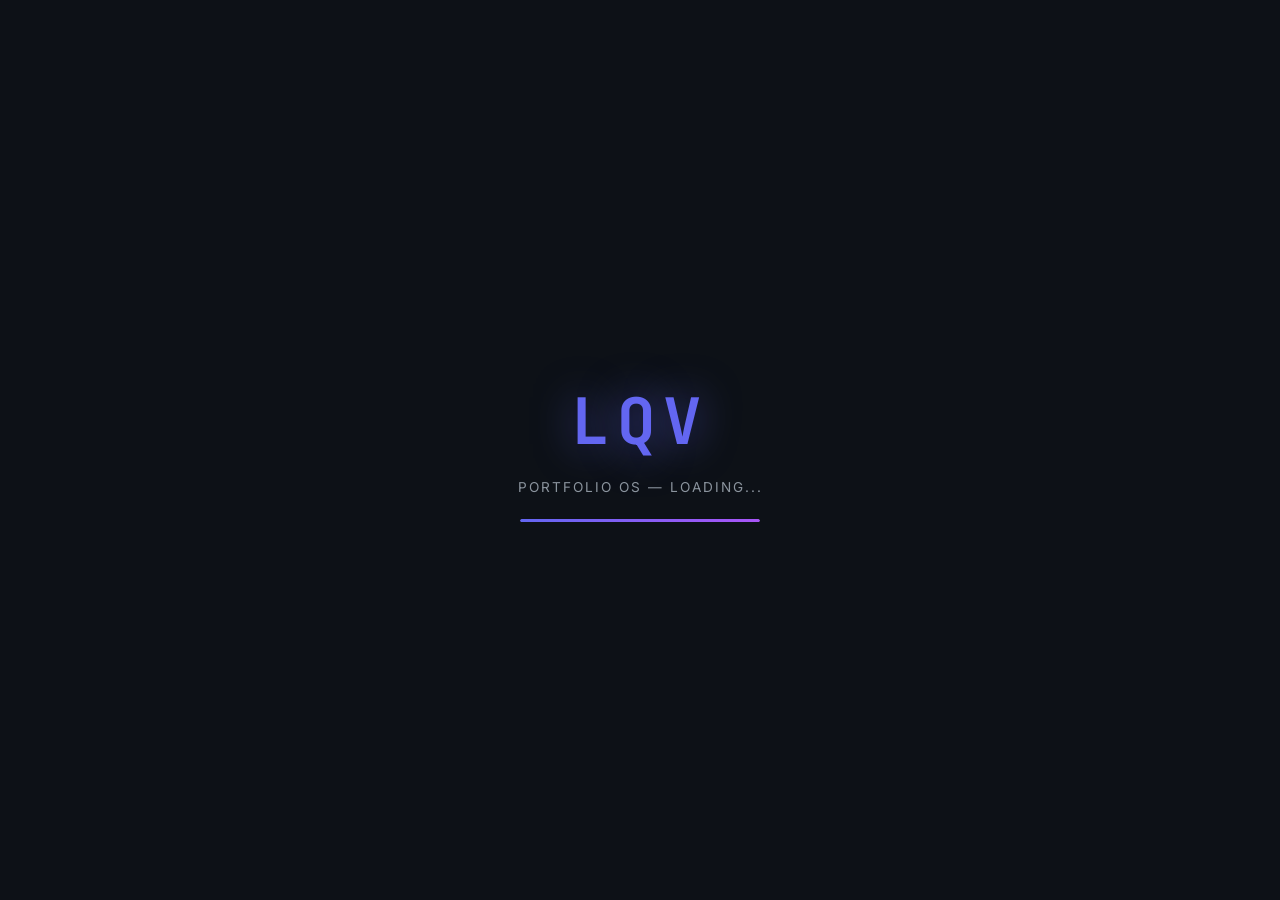
<file: index.html>
<!DOCTYPE html>
<html lang="en" data-theme="dark">
<head>
  <meta charset="UTF-8">
  <meta name="viewport" content="width=device-width, initial-scale=1.0">
  <title>Le Quoc Viet — Portfolio</title>
  <meta name="description" content="Le Quoc Viet — Backend Developer (Java/Spring Boot · .NET/C#) building core-banking microservices at Sacombank.">
  <meta property="og:type" content="website">
  <meta property="og:title" content="Le Quoc Viet — Backend Developer">
  <meta property="og:description" content="Core-banking microservices at Sacombank: Saga, Outbox, Kafka, IBM MQ. Explore the portfolio as a desktop OS — or as a live distributed system.">
  <meta property="og:url" content="https://lqviet45.github.io/portfolio/">
  <meta property="og:image" content="https://lqviet45.github.io/portfolio/system/og.jpg">
  <meta property="og:image:width" content="1200">
  <meta property="og:image:height" content="630">
  <meta name="twitter:card" content="summary_large_image">
  <meta name="twitter:image" content="https://lqviet45.github.io/portfolio/system/og.jpg">
  <link rel="icon" href="favicon.ico" type="image/x-icon">
  <link rel="stylesheet" href="css/base.css">
  <link rel="stylesheet" href="css/desktop.css">
  <link rel="stylesheet" href="https://cdnjs.cloudflare.com/ajax/libs/font-awesome/6.5.0/css/all.min.css">
  <link href="https://fonts.googleapis.com/css2?family=Inter:wght@300;400;500;600;700&family=JetBrains+Mono:wght@400;500&display=swap" rel="stylesheet">
</head>
<body>

<div id="desktop">

  <!-- Boot Screen -->
  <div id="boot-screen">
    <div class="boot-logo">LQV</div>
    <div class="boot-subtitle">Portfolio OS — Loading...</div>
    <div class="boot-bar-wrap">
      <div class="boot-bar"></div>
    </div>
  </div>

  <!-- Wallpaper -->
  <div id="wallpaper">
    <div class="particles" id="particles"></div>
    <div class="orb orb-1"></div>
    <div class="orb orb-2"></div>
    <div class="orb orb-3"></div>
  </div>

  <!-- Desktop Icons -->
  <div id="desktop-icons">
    <div class="desktop-icon" data-app="about" ondblclick="openApp('about')">
      <div class="icon-img"><i class="fas fa-user-circle" style="color:#6366f1"></i></div>
      <span>About_Me.txt</span>
    </div>
    <div class="desktop-icon" data-app="experience" ondblclick="openApp('experience')">
      <div class="icon-img"><i class="fas fa-folder" style="color:#f59e0b"></i></div>
      <span>Experience/</span>
    </div>
    <div class="desktop-icon" data-app="projects" ondblclick="openApp('projects')">
      <div class="icon-img"><i class="fas fa-folder-open" style="color:#f59e0b"></i></div>
      <span>Projects/</span>
    </div>
    <div class="desktop-icon" data-app="skills" ondblclick="openApp('skills')">
      <div class="icon-img"><i class="fas fa-code" style="color:#a855f7"></i></div>
      <span>skills.json</span>
    </div>
    <div class="desktop-icon" data-app="terminal" ondblclick="openApp('terminal')">
      <div class="icon-img"><i class="fas fa-terminal" style="color:#22c55e"></i></div>
      <span>Terminal</span>
    </div>
    <div class="desktop-icon" data-app="certificates" ondblclick="openApp('certificates')">
      <div class="icon-img"><i class="fas fa-certificate" style="color:#f59e0b"></i></div>
      <span>Certificates/</span>
    </div>
    <div class="desktop-icon" data-app="contact" ondblclick="openApp('contact')">
      <div class="icon-img"><i class="fas fa-address-card" style="color:#a855f7"></i></div>
      <span>Contact.lnk</span>
    </div>
    <div class="desktop-icon" data-app="recycle" ondblclick="openApp('recycle')">
      <div class="icon-img"><i class="fas fa-trash-alt" style="color:#6b7280"></i></div>
      <span>Recycle Bin</span>
    </div>
    <div class="desktop-icon" data-app="browser" ondblclick="openApp('browser')">
      <div class="icon-img"><i class="fas fa-globe" style="color:#3b82f6"></i></div>
      <span>Browser.app</span>
    </div>
    <div class="desktop-icon" data-app="system" ondblclick="location.href='system/'" title="Portfolio v2 — my career as a live distributed system">
      <div class="icon-img"><i class="fas fa-project-diagram" style="color:#e8590c"></i></div>
      <span>lqv.sys</span>
    </div>
  </div>

  <!-- Windows Container -->
  <div id="windows-container"></div>

  <!-- Start Menu -->
  <div id="start-menu" class="hidden">
    <div class="sm-profile">
      <img src="face-img.png" alt="Avatar" class="sm-avatar">
      <div class="sm-info">
        <div class="sm-name">Le Quoc Viet</div>
        <div class="sm-role">Backend Developer @ Sacombank</div>
      </div>
    </div>
    <div class="sm-grid">
      <button class="sm-app" onclick="openApp('about');closeStartMenu()">
        <i class="fas fa-user-circle"></i><span>About</span>
      </button>
      <button class="sm-app" onclick="openApp('experience');closeStartMenu()">
        <i class="fas fa-folder"></i><span>Experience</span>
      </button>
      <button class="sm-app" onclick="openApp('projects');closeStartMenu()">
        <i class="fas fa-folder-open"></i><span>Projects</span>
      </button>
      <button class="sm-app" onclick="openApp('skills');closeStartMenu()">
        <i class="fas fa-code"></i><span>Skills</span>
      </button>
      <button class="sm-app" onclick="openApp('terminal');closeStartMenu()">
        <i class="fas fa-terminal"></i><span>Terminal</span>
      </button>
      <button class="sm-app" onclick="openApp('certificates');closeStartMenu()">
        <i class="fas fa-certificate"></i><span>Certs</span>
      </button>
      <button class="sm-app" onclick="openApp('contact');closeStartMenu()">
        <i class="fas fa-address-card"></i><span>Contact</span>
      </button>
      <button class="sm-app" onclick="openApp('recycle');closeStartMenu()">
        <i class="fas fa-trash-alt"></i><span>Recycle</span>
      </button>
      <button class="sm-app" onclick="openApp('browser');closeStartMenu()">
        <i class="fas fa-globe"></i><span>Browser</span>
      </button>
      <button class="sm-app" onclick="location.href='system/'">
        <i class="fas fa-project-diagram"></i><span>LQV/SYS</span>
      </button>
    </div>
    <div class="sm-footer">
      <button class="sm-footer-btn" id="sm-theme-btn" onclick="toggleTheme()">
        <i class="fas fa-moon"></i> Theme
      </button>
      <button class="sm-footer-btn" id="sm-lang-btn" onclick="toggleLang()">
        <span>🇻🇳</span> Lang
      </button>
    </div>
  </div>

  <!-- Taskbar -->
  <div id="taskbar">
    <button id="start-btn" onclick="toggleStartMenu()">
      <svg width="18" height="18" viewBox="0 0 24 24" fill="currentColor">
        <path d="M3 3h8v8H3zm10 0h8v8h-8zM3 13h8v8H3zm10 0h8v8h-8z"/>
      </svg>
    </button>
    <div id="taskbar-items"></div>
    <div id="system-tray">
      <button class="tray-btn" id="tray-theme" title="Toggle theme" onclick="toggleTheme()">
        <i class="fas fa-moon"></i>
      </button>
      <button class="tray-btn" id="tray-lang" title="Toggle language" onclick="toggleLang()">
        <span id="tray-flag">🇻🇳</span>
      </button>
      <button class="tray-btn tray-music" id="tray-music" title="Music" onclick="toggleMusic()">
        <i class="fas fa-music"></i>
      </button>
      <div id="tray-clock">
        <span id="clock-time">00:00</span>
        <span id="clock-date">Mon 01</span>
      </div>
    </div>
  </div>

</div><!-- #desktop -->

<audio id="audioPlayer" loop></audio>
<script src="app.js"></script>
</body>
</html>
</file>
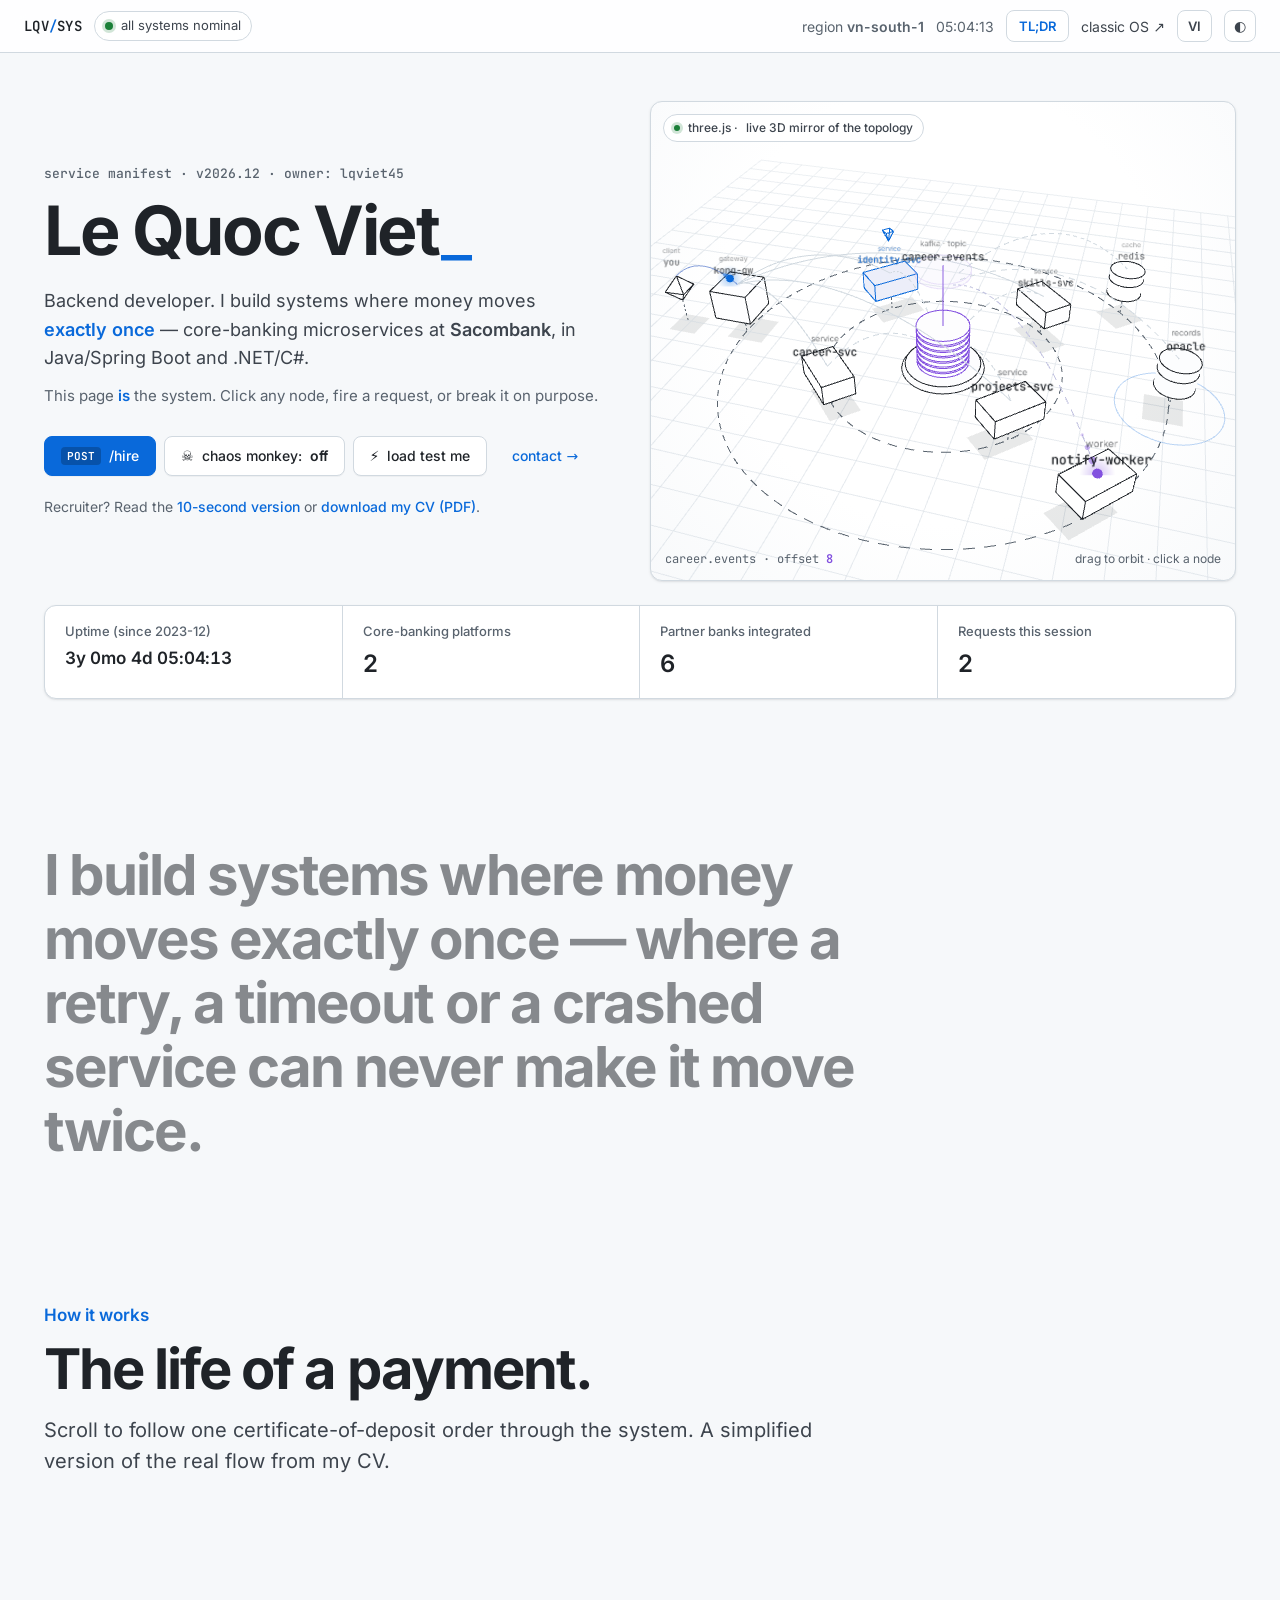
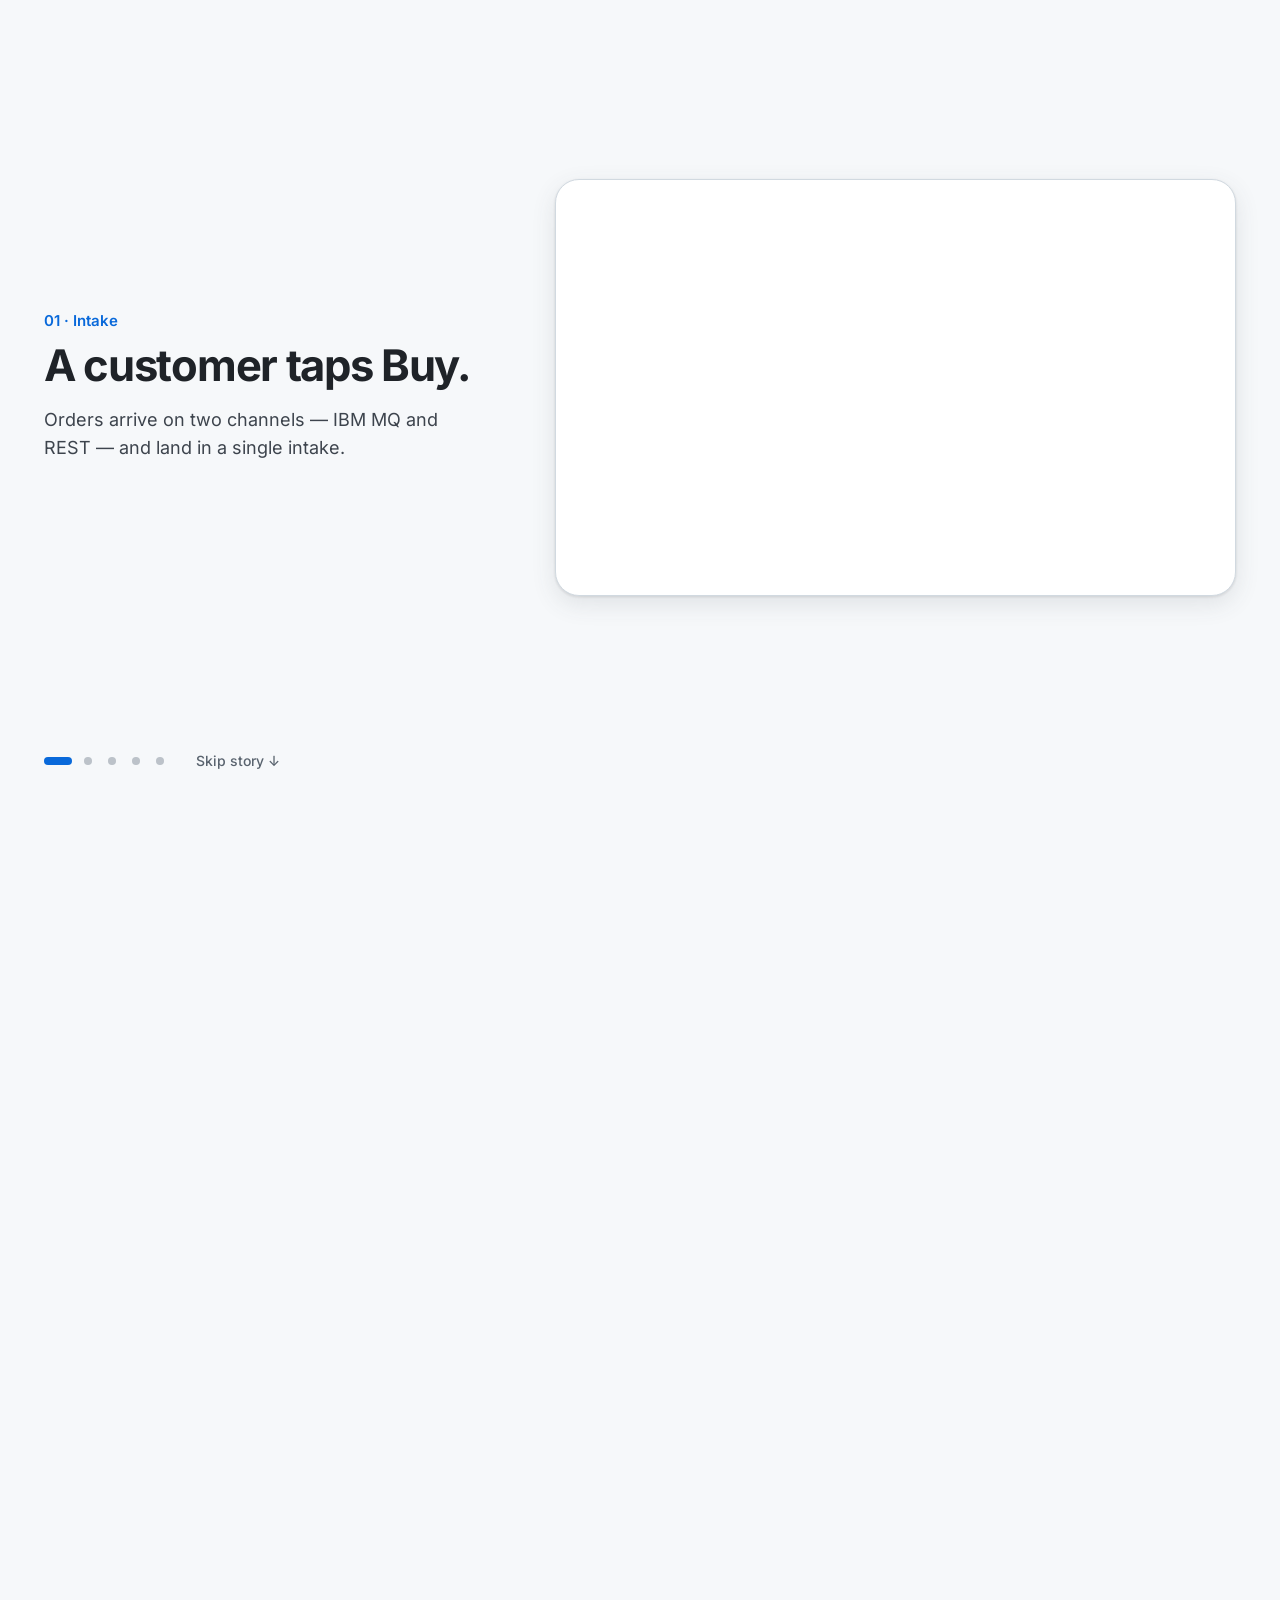
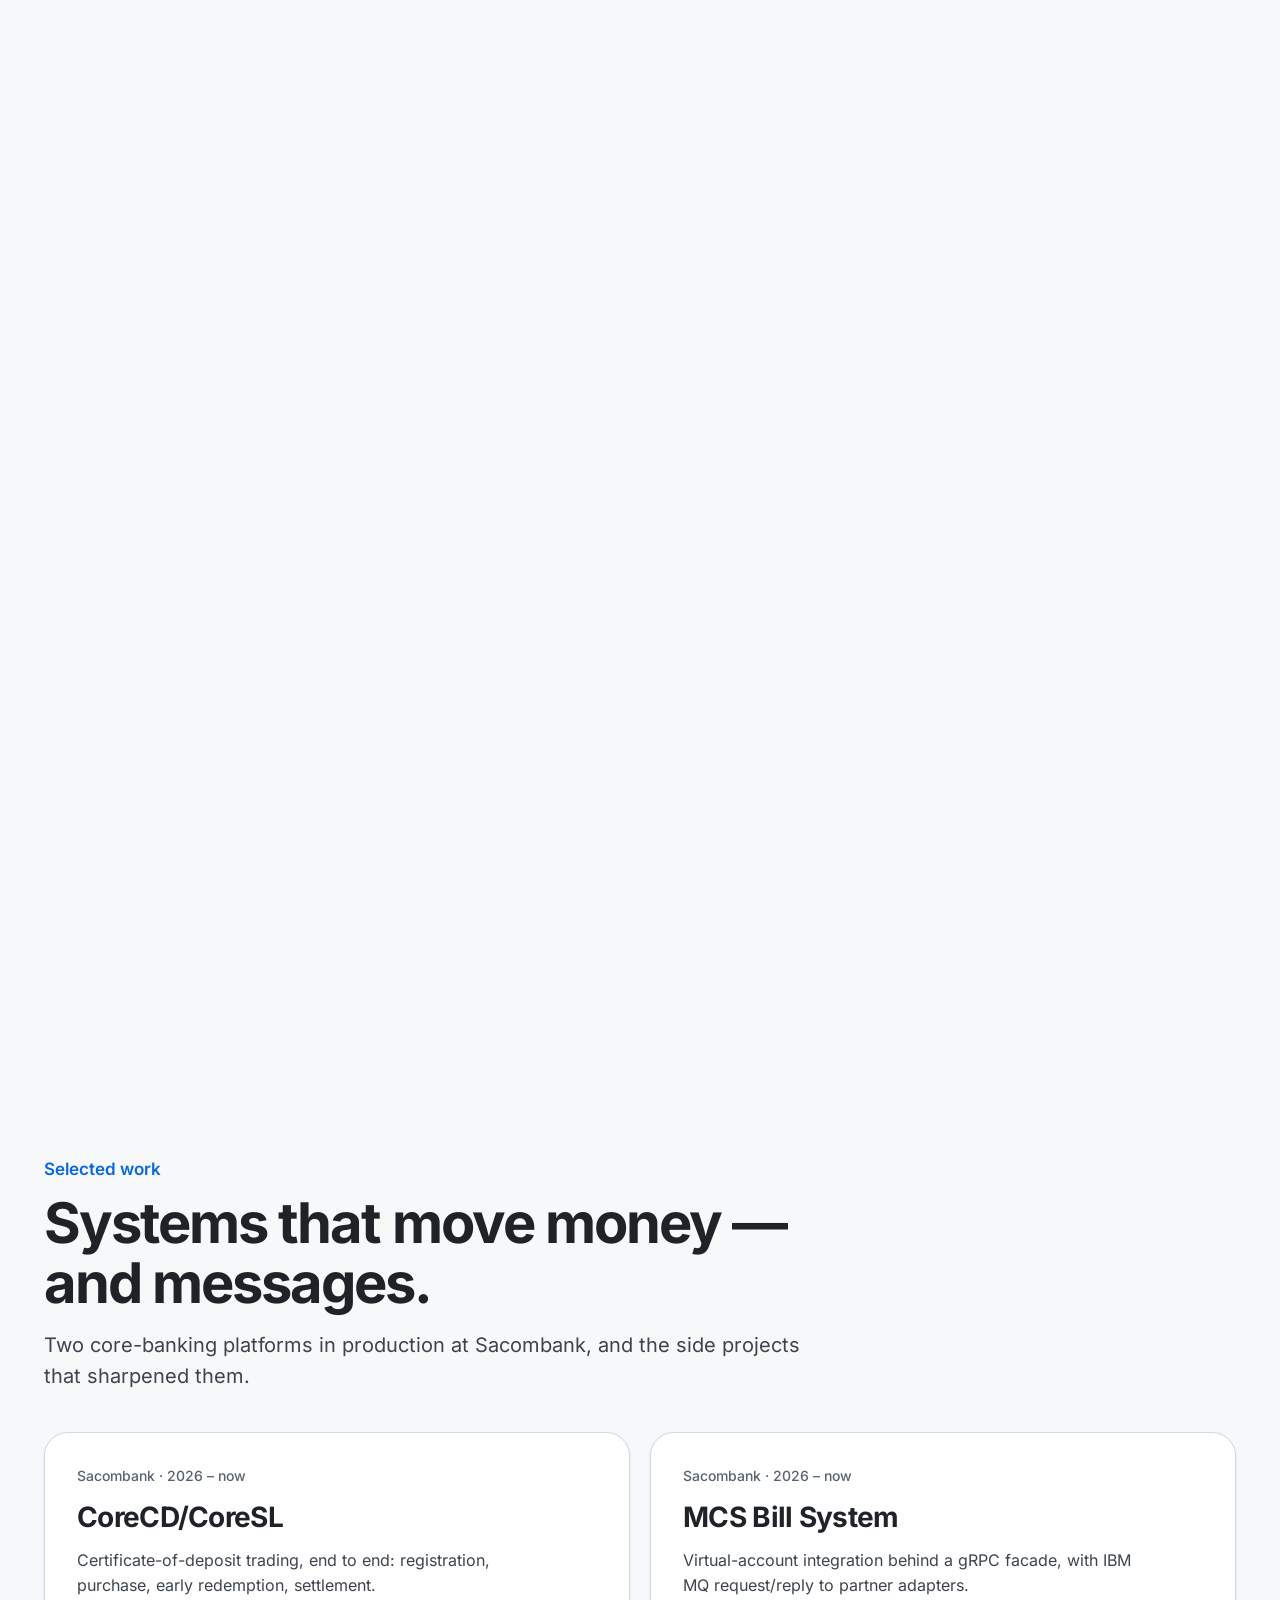
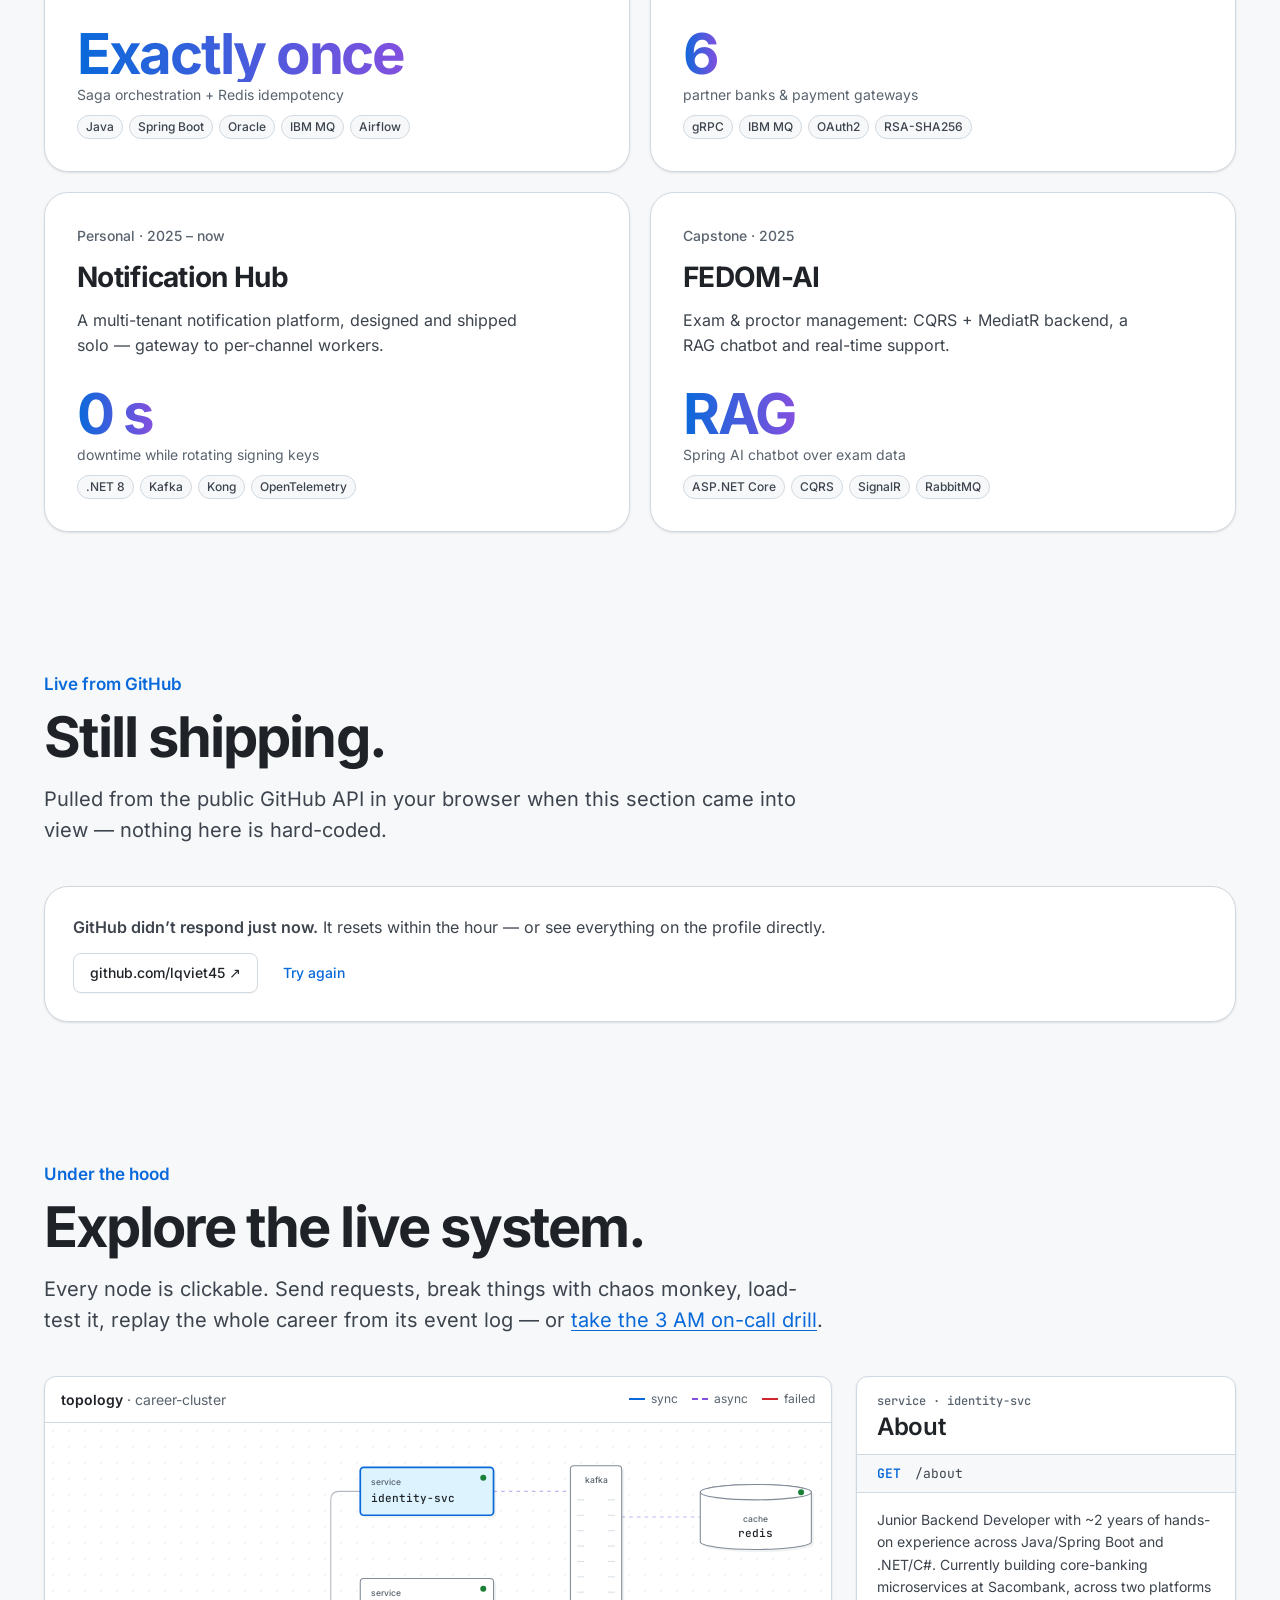
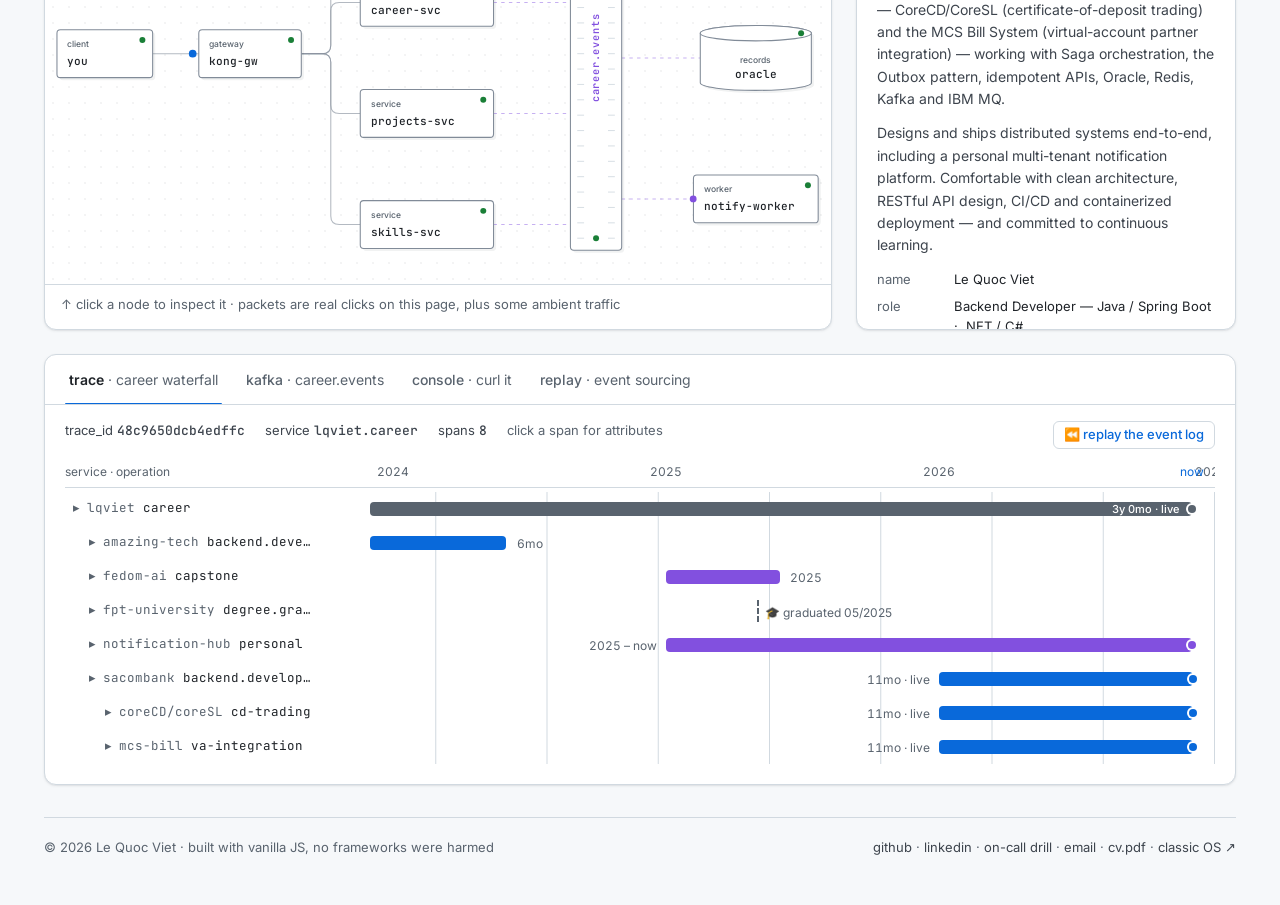
<file: system/index.html>
<!DOCTYPE html>
<html lang="en">
<head>
<meta charset="UTF-8">
<meta name="viewport" content="width=device-width, initial-scale=1.0, viewport-fit=cover">
<title>LQV/SYS — Le Quoc Viet</title>
<meta name="description" content="Le Quoc Viet — Backend Developer (Java/Spring Boot · .NET/C#) building core-banking microservices at Sacombank. A portfolio you can send requests through.">
<meta property="og:type" content="website">
<meta property="og:site_name" content="LQV/SYS">
<meta property="og:title" content="Le Quoc Viet — Backend Developer">
<meta property="og:description" content="Core-banking microservices at Sacombank: Saga, Outbox, Kafka, IBM MQ. A portfolio you can send requests through — hire me, break it with chaos monkey, or load-test it.">
<meta property="og:url" content="https://lqviet45.github.io/portfolio/system/">
<meta property="og:image" content="https://lqviet45.github.io/portfolio/system/og.jpg">
<meta property="og:image:width" content="1200">
<meta property="og:image:height" content="630">
<meta property="og:image:alt" content="LQV/SYS — Le Quoc Viet's portfolio rendered as a live 3D distributed system">
<meta name="twitter:card" content="summary_large_image">
<meta name="twitter:image" content="https://lqviet45.github.io/portfolio/system/og.jpg">
<link rel="icon" href="../favicon.ico" type="image/x-icon">
<link rel="preload" href="fonts/inter-latin-400-normal.woff2" as="font" type="font/woff2" crossorigin>
<link rel="preload" href="fonts/inter-latin-600-normal.woff2" as="font" type="font/woff2" crossorigin>
<link rel="stylesheet" href="fonts.css">
<link rel="stylesheet" href="system.css">
<script>
  // Opt into entrance/scroll motion only when the visitor allows motion.
  // Safety net: if scripts fail, everything is revealed after 2.5s anyway.
  if (!matchMedia('(prefers-reduced-motion: reduce)').matches) {
    document.documentElement.classList.add('motion');
    setTimeout(function () { if (!window.__motionReady) document.documentElement.classList.add('reveal-all'); }, 2500);
  }
</script>
</head>
<body>

<header class="bar">
  <div class="bar-left">
    <span class="logo">LQV<span class="slash">/</span>SYS</span>
    <span class="pill" title="cluster status"><i class="led ok" id="cluster-led"></i><span id="cluster-status">all systems nominal</span></span>
  </div>
  <div class="bar-right">
    <span class="muted hide-sm"><span data-i18n="region">region</span> <b>vn-south-1</b></span>
    <span class="muted hide-sm" id="clock">--:--:--</span>
    <button class="bar-btn tldr-btn" id="tldr-btn" data-i18n-aria="tldr">TL;DR</button>
    <a class="bar-link hide-xs" href="../" data-i18n="classic">classic&nbsp;OS&nbsp;↗</a>
    <button class="bar-btn lang-btn" id="lang-btn" data-i18n-aria="lang" aria-label="Chuyển sang tiếng Việt">VI</button>
    <button class="bar-btn" id="theme-btn" data-i18n-aria="theme" aria-label="Toggle theme">◐</button>
  </div>
</header>

<main class="wrap">

  <!-- ====== TL;DR / recruiter view (rendered by system.js, printable) ====== -->
  <section class="cv" id="cv-view" hidden></section>

  <!-- ====== Intro ====== -->
  <section class="intro">
    <div class="intro-text">
      <p class="eyebrow"><span data-i18n="eyebrow.a">service manifest</span> · <span id="manifest-ver">v2026</span> · <span data-i18n="eyebrow.owner">owner</span>: lqviet45</p>
      <h1><span data-i18n="name">Le Quoc Viet</span><span class="caret">_</span></h1>
      <p class="lede" data-i18n="lede">Backend developer. I build systems where money moves <em>exactly once</em> —
        core-banking microservices at <b>Sacombank</b>, in Java/Spring Boot and .NET/C#.</p>
      <p class="hint" data-i18n="hint">This page <em>is</em> the system. Click any node, fire a request, or break it on purpose.</p>
      <div class="actions">
        <button class="btn primary" id="hire-btn"><span class="verb">POST</span> /hire</button>
        <button class="btn" id="chaos-btn"><span class="skull">☠</span> chaos monkey: <b id="chaos-state">off</b></button>
        <button class="btn" id="load-btn"><span class="bolt">⚡</span> <span data-i18n="load.btn">load test me</span></button>
        <button class="btn ghost" data-node="notify" data-i18n="contact">contact →</button>
      </div>
      <p class="recruiter" data-i18n="recruiter">Recruiter? Read the <a href="#cv">10-second version</a> or <a href="../cv/Le-Quoc-Viet-CV.pdf" download>download my CV (PDF)</a>.</p>
    </div>

    <!-- three.js hero: a live 3D mirror of the topology (scene3d.js) -->
    <div class="hero3d" id="hero3d" data-state="loading">
      <canvas id="scene3d" aria-hidden="true"></canvas>
      <div class="h3d-chip"><span class="led ok"></span>three.js · <span data-i18n="h3d.chip">live 3D mirror of the topology</span></div>
      <div class="h3d-loading" data-i18n="h3d.loading">booting three.js…</div>
      <div class="h3d-offset">career.events · offset <b id="h3d-offset">0</b></div>
      <div class="h3d-hint" id="h3d-hint">drag to orbit · click a node</div>
    </div>
  </section>

  <dl class="stats" data-reveal>
      <div><dt data-i18n="stat.uptime">uptime (since 2023-12)</dt><dd id="uptime">—</dd></div>
      <div><dt data-i18n="stat.platforms">core-banking platforms</dt><dd data-count="2">2</dd></div>
      <div><dt data-i18n="stat.partners">partner banks integrated</dt><dd data-count="6">6</dd></div>
      <div><dt data-i18n="stat.requests">requests this session</dt><dd id="req-count">0</dd></div>
  </dl>

  <!-- ====== Topology + Inspector ====== -->
  <!-- ====== Statement: words light up as you scroll ====== -->
  <section class="statement" aria-label="Statement">
    <p class="statement-text" id="statement"></p>
  </section>

  <!-- ====== Scroll story: the life of a payment (pinned, scroll-driven) ====== -->
  <header class="section-head" id="story-head" data-reveal></header>
  <section class="story" id="story">
    <div class="story-sticky">
      <div class="story-copy" id="story-copy" aria-live="polite"></div>
      <div class="story-stage">
        <svg id="story-svg" role="img" aria-labelledby="story-svg-title"><title id="story-svg-title">Life of a payment</title></svg>
        <div class="story-badge" id="story-badge" aria-hidden="true"></div>
      </div>
      <div class="story-nav">
        <div class="story-dots" id="story-dots"></div>
        <button type="button" class="story-skip" id="story-skip">Skip story ↓</button>
      </div>
    </div>
  </section>

  <!-- ====== Selected work (tilt cards) ====== -->
  <header class="section-head" id="work-head" data-reveal></header>
  <section class="work-grid" id="work-grid" data-reveal-stagger></section>

  <!-- ====== Live from GitHub (github.js) ====== -->
  <header class="section-head" id="gh-head" data-reveal></header>
  <section class="gh-card" id="gh-box" data-reveal aria-live="polite"></section>

  <header class="section-head" id="explore-head" data-reveal></header>

  <section class="stage" data-reveal>
    <div class="topo-card">
      <div class="card-head">
        <span><span data-i18n="topology">topology</span> <span class="muted">· career-cluster</span></span>
        <span class="legend">
          <span><i class="lg sync"></i><span data-i18n="legend.sync">sync</span></span>
          <span><i class="lg async"></i><span data-i18n="legend.async">async</span></span>
          <span><i class="lg fail"></i><span data-i18n="legend.fail">failed</span></span>
        </span>
      </div>
      <div class="topo-scroll">
        <svg id="topo" viewBox="0 0 920 540" role="group" data-i18n-aria="topo" aria-label="Interactive system topology of Le Quoc Viet's career"></svg>
      </div>
      <p class="topo-foot muted" data-i18n="topo.foot">↑ click a node to inspect it · packets are real clicks on this page, plus some ambient traffic</p>
    </div>

    <aside class="inspector" id="inspector" aria-live="polite">
      <div class="insp-head">
        <div>
          <div class="insp-kind" id="insp-kind">client</div>
          <h3 class="insp-title" id="insp-title">you</h3>
        </div>
        <button class="insp-close" id="insp-close" data-i18n-aria="close" aria-label="Close">×</button>
      </div>
      <div class="insp-route" id="insp-route"></div>
      <div class="insp-body" id="insp-body" tabindex="0"></div>
    </aside>
  </section>

  <!-- ====== Lower tabs ====== -->
  <section class="lower" data-reveal>
    <div class="tabs" role="tablist">
      <button class="tab active" data-tab="trace" role="tab" data-i18n="tab.trace">trace <span class="muted">· career waterfall</span></button>
      <button class="tab" data-tab="events" role="tab" data-i18n="tab.events">kafka <span class="muted">· career.events</span></button>
      <button class="tab" data-tab="console" role="tab" data-i18n="tab.console">console <span class="muted">· curl it</span></button>
      <button class="tab" data-tab="replay" role="tab" data-i18n="tab.replay">replay <span class="muted">· event sourcing</span></button>
    </div>

    <div class="panel active" id="panel-trace">
      <div class="trace-meta">
        <span>trace_id <b id="trace-id">—</b></span>
        <span>service <b>lqviet.career</b></span>
        <span>spans <b id="span-count">—</b></span>
        <span class="muted" data-i18n="trace.hint">click a span for attributes</span>
        <button class="mini rp-cta" data-open-replay data-i18n="trace.replay">⏪ replay the event log</button>
      </div>
      <div class="trace" id="trace"></div>
    </div>

    <div class="panel" id="panel-events">
      <div class="events-head">
        <span>consumer-group <b>visitors</b> · partition <b>0</b> · offset <b id="offset">0</b></span>
        <button class="mini" id="events-toggle">pause</button>
      </div>
      <ol class="events" id="events" tabindex="0"></ol>
    </div>

    <div class="panel" id="panel-replay"></div>

    <div class="panel" id="panel-console">
      <div class="console" id="console-out"></div>
      <form class="console-in" id="console-form" autocomplete="off">
        <span class="prompt">$ curl lqv.sys</span>
        <input id="console-input" type="text" spellcheck="false" placeholder="/experience" data-i18n-aria="api" aria-label="API path">
        <button class="mini" type="submit" data-i18n="send">send</button>
      </form>
      <div class="chips" id="console-chips"></div>
    </div>
  </section>

  <footer class="foot">
    <span>© <span id="year">2026</span> <span data-i18n="name">Le Quoc Viet</span> · <span data-i18n="footer">built with vanilla JS, no frameworks were harmed</span></span>
    <span><a href="https://github.com/lqviet45" target="_blank" rel="noopener">github</a> ·
      <a href="https://www.linkedin.com/in/le-quoc-viet-a03721240" target="_blank" rel="noopener">linkedin</a> ·
      <a href="#" data-incident title="↑↑↓↓←→←→BA">on-call drill</a> ·
      <a href="mailto:lqviet455@gmail.com">email</a> ·
      <a href="../cv/Le-Quoc-Viet-CV.pdf" download>cv.pdf</a> ·
      <a href="../" data-i18n="classic">classic&nbsp;OS&nbsp;↗</a></span>
  </footer>
</main>

<!-- ====== Saga overlay ====== -->
<div class="saga" id="saga" hidden>
  <div class="saga-card" role="dialog" aria-modal="true" aria-labelledby="saga-title">
    <div class="saga-head">
      <div>
        <div class="insp-kind">saga orchestrator</div>
        <div class="saga-title" id="saga-title">HireLeQuocViet</div>
      </div>
      <button class="insp-close" id="saga-close" data-i18n-aria="close" aria-label="Close">×</button>
    </div>
    <div class="saga-key muted" id="saga-key"></div>
    <ol class="saga-steps" id="saga-steps"></ol>
    <div class="saga-result" id="saga-result"></div>
  </div>
</div>

<!-- ====== Load test report ====== -->
<div class="saga lt" id="lt" hidden>
  <div class="saga-card lt-card" role="dialog" aria-modal="true" aria-labelledby="lt-title" id="lt-card"></div>
</div>

<!-- ====== On-call drill (incident.js) ====== -->
<div class="saga inc-overlay" id="inc" hidden>
  <div class="inc-card" id="inc-card" role="dialog" aria-modal="true" aria-label="On-call drill"></div>
</div>

<div class="toast" id="toast" hidden></div>

<script src="system.js" defer></script>
<script src="recruiter.js" defer></script>
<script src="loadtest.js" defer></script>
<script src="replay.js" defer></script>
<script src="story.js" defer></script>
<script src="incident.js" defer></script>
<script src="github.js" defer></script>
<script src="motion.js" defer></script>
<script type="importmap">
  { "imports": { "three": "./vendor/three.module.min.js", "three/addons/controls/OrbitControls.js": "./vendor/OrbitControls.js" } }
</script>
<script type="module">
  // The 3D hero is decoration: load it after the page is interactive, and
  // not at all when the visitor asked to save data.
  const hero = document.getElementById('hero3d');
  if (navigator.connection && navigator.connection.saveData) {
    hero.dataset.state = 'off';
  } else {
    const start = () => import('./scene3d.js').catch(err => {
      console.warn('3D scene unavailable:', err);
      hero.dataset.state = 'failed';
    });
    const idle = () => ('requestIdleCallback' in window) ? requestIdleCallback(start, { timeout: 1500 }) : setTimeout(start, 200);
    if (document.readyState === 'complete') idle(); else addEventListener('load', idle, { once: true });
  }
</script>
</body>
</html>
</file>
<file: css/base.css>
*, *::before, *::after {
  box-sizing: border-box;
  margin: 0;
  padding: 0;
}

html {
  font-size: 16px;
}
</file>
<file: css/desktop.css>
/* =============================================
   CSS Variables / Design System
   ============================================= */
:root {
  --glass-bg: rgba(20, 25, 35, 0.75);
  --glass-border: rgba(255, 255, 255, 0.08);
  --accent: #6366f1;
  --accent-hover: #818cf8;
  --text: #e6edf3;
  --text-muted: #8b949e;
  --window-radius: 12px;
  --taskbar-height: 48px;
  --close: #ff5f57;
  --min: #febc2e;
  --max: #28c840;
  --bg: #0d1117;
  --surface: rgba(20, 25, 35, 0.9);
  --border: rgba(255, 255, 255, 0.08);
  --icon-size: 56px;
}

[data-theme="light"] {
  --glass-bg: rgba(240, 245, 255, 0.80);
  --glass-border: rgba(0, 0, 0, 0.10);
  --text: #1a1a2e;
  --text-muted: #555577;
  --bg: #dde6f0;
  --surface: rgba(230, 240, 255, 0.92);
  --border: rgba(0, 0, 0, 0.10);
}

/* =============================================
   Base / Body
   ============================================= */
body {
  font-family: 'Inter', sans-serif;
  background: var(--bg);
  color: var(--text);
  overflow: hidden;
  height: 100vh;
  width: 100vw;
  user-select: none;
}

/* =============================================
   Desktop
   ============================================= */
#desktop {
  position: fixed;
  inset: 0;
  display: flex;
  flex-direction: column;
}

/* =============================================
   Boot Screen
   ============================================= */
#boot-screen {
  position: fixed;
  inset: 0;
  background: #0d1117;
  display: flex;
  flex-direction: column;
  align-items: center;
  justify-content: center;
  gap: 16px;
  z-index: 9999;
  transition: opacity 0.8s ease, visibility 0.8s ease;
}

#boot-screen.fade-out {
  opacity: 0;
  visibility: hidden;
}

.boot-logo {
  font-family: 'JetBrains Mono', monospace;
  font-size: 4rem;
  font-weight: 700;
  color: #6366f1;
  letter-spacing: 8px;
  text-shadow: 0 0 40px rgba(99, 102, 241, 0.6);
}

.boot-subtitle {
  font-size: 0.85rem;
  color: #8b949e;
  letter-spacing: 2px;
  text-transform: uppercase;
}

.boot-bar-wrap {
  width: 240px;
  height: 3px;
  background: rgba(255, 255, 255, 0.1);
  border-radius: 4px;
  overflow: hidden;
  margin-top: 8px;
}

.boot-bar {
  height: 100%;
  background: linear-gradient(90deg, #6366f1, #a855f7);
  border-radius: 4px;
  animation: bootProgress 2s ease-in-out forwards;
}

@keyframes bootProgress {
  0%   { width: 0%; }
  60%  { width: 75%; }
  100% { width: 100%; }
}

/* =============================================
   Wallpaper
   ============================================= */
#wallpaper {
  position: fixed;
  inset: 0;
  background: var(--bg);
  overflow: hidden;
  z-index: 0;
}

.orb {
  position: absolute;
  border-radius: 50%;
  filter: blur(80px);
  opacity: 0.35;
  animation: orbFloat 12s ease-in-out infinite alternate;
}

.orb-1 {
  width: 500px;
  height: 500px;
  background: radial-gradient(circle, #6366f1, transparent 70%);
  top: -100px;
  left: -100px;
  animation-duration: 14s;
}

.orb-2 {
  width: 400px;
  height: 400px;
  background: radial-gradient(circle, #a855f7, transparent 70%);
  bottom: -80px;
  right: -80px;
  animation-duration: 18s;
  animation-delay: -6s;
}

.orb-3 {
  width: 350px;
  height: 350px;
  background: radial-gradient(circle, #0ea5e9, transparent 70%);
  top: 40%;
  left: 55%;
  animation-duration: 16s;
  animation-delay: -3s;
}

[data-theme="light"] .orb {
  opacity: 0.18;
}

@keyframes orbFloat {
  0%   { transform: translate(0, 0) scale(1); }
  50%  { transform: translate(30px, -20px) scale(1.05); }
  100% { transform: translate(-20px, 30px) scale(0.97); }
}

/* Particles */
.particles {
  position: absolute;
  inset: 0;
  pointer-events: none;
}

.particle {
  position: absolute;
  bottom: -8px;
  width: 2px;
  height: 2px;
  background: rgba(99, 102, 241, 0.7);
  border-radius: 50%;
  animation: particleFloat var(--dur, 15s) var(--delay, 0s) linear infinite;
}

@keyframes particleFloat {
  0%   { transform: translateY(0) translateX(0); opacity: 0; }
  10%  { opacity: 0.8; }
  90%  { opacity: 0.4; }
  100% { transform: translateY(calc(-100vh - 20px)) translateX(var(--drift, 0px)); opacity: 0; }
}

/* =============================================
   Desktop Icons
   ============================================= */
#desktop-icons {
  position: fixed;
  left: 16px;
  top: 16px;
  bottom: calc(var(--taskbar-height) + 16px);
  display: flex;
  flex-direction: column;
  flex-wrap: wrap;
  align-content: flex-start;
  gap: 8px;
  z-index: 10;
  align-items: center;
}

.desktop-icon {
  display: flex;
  flex-direction: column;
  align-items: center;
  gap: 5px;
  width: 80px;
  padding: 8px 4px;
  border-radius: 8px;
  cursor: pointer;
  transition: background 0.15s;
  text-align: center;
}

.desktop-icon:hover {
  background: rgba(99, 102, 241, 0.15);
}

.desktop-icon.selected {
  background: rgba(99, 102, 241, 0.25);
  outline: 1px solid rgba(99, 102, 241, 0.5);
}

.icon-img {
  width: var(--icon-size);
  height: var(--icon-size);
  display: flex;
  align-items: center;
  justify-content: center;
  font-size: 2rem;
  border-radius: 10px;
  background: rgba(255, 255, 255, 0.04);
  border: 1px solid rgba(255, 255, 255, 0.06);
  transition: transform 0.15s;
}

.desktop-icon:hover .icon-img {
  transform: scale(1.08);
}

.desktop-icon span {
  font-size: 0.72rem;
  color: var(--text);
  line-height: 1.2;
  word-break: break-word;
  text-shadow: 0 1px 3px rgba(0,0,0,0.8);
  max-width: 76px;
}

/* =============================================
   Window System
   ============================================= */
#windows-container {
  position: fixed;
  inset: 0 0 var(--taskbar-height) 0;
  pointer-events: none;
  z-index: 100;
}

.win {
  position: absolute;
  display: flex;
  flex-direction: column;
  background: var(--glass-bg);
  border: 1px solid var(--glass-border);
  border-radius: var(--window-radius);
  backdrop-filter: blur(20px);
  -webkit-backdrop-filter: blur(20px);
  box-shadow: 0 24px 64px rgba(0,0,0,0.55), 0 0 0 0.5px rgba(255,255,255,0.04);
  min-width: 320px;
  min-height: 200px;
  pointer-events: all;
  animation: winOpen 0.18s ease-out forwards;
  overflow: hidden;
}

.win.focused {
  box-shadow: 0 28px 80px rgba(0,0,0,0.65), 0 0 0 1px rgba(99,102,241,0.25);
}

.win.closing {
  animation: winClose 0.18s ease-in forwards;
}

.win.minimized {
  display: none;
}

.win.maximized {
  top: 0 !important;
  left: 0 !important;
  width: 100% !important;
  height: 100% !important;
  border-radius: 0;
}

@keyframes winOpen {
  from { opacity: 0; transform: scale(0.92); }
  to   { opacity: 1; transform: scale(1); }
}

@keyframes winClose {
  from { opacity: 1; transform: scale(1); }
  to   { opacity: 0; transform: scale(0.88); }
}

/* Titlebar */
.win-titlebar {
  display: flex;
  align-items: center;
  gap: 8px;
  padding: 0 12px;
  height: 40px;
  flex-shrink: 0;
  cursor: move;
  border-bottom: 1px solid var(--glass-border);
  background: rgba(255, 255, 255, 0.03);
  border-radius: var(--window-radius) var(--window-radius) 0 0;
  user-select: none;
}

.win-controls {
  display: flex;
  gap: 6px;
  flex-shrink: 0;
}

.win-ctrl {
  width: 12px;
  height: 12px;
  border-radius: 50%;
  border: none;
  cursor: pointer;
  transition: filter 0.15s, transform 0.1s;
  flex-shrink: 0;
}

.win-ctrl:hover {
  filter: brightness(1.3);
  transform: scale(1.15);
}

.win-ctrl.close { background: var(--close); }
.win-ctrl.minimize { background: var(--min); }
.win-ctrl.maximize { background: var(--max); }

.win-title {
  flex: 1;
  text-align: center;
  font-size: 0.8rem;
  font-weight: 500;
  color: var(--text-muted);
  white-space: nowrap;
  overflow: hidden;
  text-overflow: ellipsis;
}

.win-title-icon {
  font-size: 0.9rem;
  flex-shrink: 0;
}

/* Window Body */
.win-body {
  flex: 1;
  overflow-y: auto;
  overflow-x: hidden;
  padding: 20px;
  scrollbar-width: thin;
  scrollbar-color: rgba(99,102,241,0.4) transparent;
}

.win-body::-webkit-scrollbar { width: 5px; }
.win-body::-webkit-scrollbar-track { background: transparent; }
.win-body::-webkit-scrollbar-thumb { background: rgba(99,102,241,0.4); border-radius: 4px; }

/* Resize Handle */
.win-resizer {
  position: absolute;
  bottom: 0;
  right: 0;
  width: 18px;
  height: 18px;
  cursor: nwse-resize;
  z-index: 10;
  opacity: 0.4;
  transition: opacity 0.2s;
}

.win-resizer::after {
  content: '';
  position: absolute;
  bottom: 4px;
  right: 4px;
  width: 8px;
  height: 8px;
  border-right: 2px solid var(--text-muted);
  border-bottom: 2px solid var(--text-muted);
}

.win:hover .win-resizer { opacity: 0.8; }

/* =============================================
   About Window
   ============================================= */
.about-header {
  display: flex;
  align-items: center;
  gap: 18px;
  margin-bottom: 20px;
  padding-bottom: 18px;
  border-bottom: 1px solid var(--border);
}

.about-avatar {
  width: 72px;
  height: 72px;
  border-radius: 50%;
  object-fit: cover;
  border: 2px solid var(--accent);
  flex-shrink: 0;
}

.about-identity h2 {
  font-size: 1.15rem;
  font-weight: 700;
  color: var(--text);
  margin-bottom: 4px;
}

.about-identity .about-role {
  font-size: 0.82rem;
  color: var(--accent);
  font-weight: 500;
}

.about-stats {
  display: flex;
  gap: 12px;
  margin-bottom: 20px;
}

.stat-box {
  flex: 1;
  background: rgba(99, 102, 241, 0.08);
  border: 1px solid rgba(99, 102, 241, 0.18);
  border-radius: 8px;
  padding: 12px 8px;
  text-align: center;
}

.stat-box .stat-val {
  font-size: 1.3rem;
  font-weight: 700;
  color: var(--accent);
  display: block;
}

.stat-box .stat-lbl {
  font-size: 0.7rem;
  color: var(--text-muted);
  margin-top: 2px;
}

.about-desc {
  font-size: 0.85rem;
  line-height: 1.7;
  color: var(--text-muted);
  user-select: text;
}

/* =============================================
   File Explorer (Experience)
   ============================================= */
.explorer-breadcrumb {
  display: flex;
  align-items: center;
  gap: 6px;
  font-size: 0.78rem;
  color: var(--text-muted);
  margin-bottom: 16px;
  padding: 8px 12px;
  background: rgba(255, 255, 255, 0.03);
  border: 1px solid var(--border);
  border-radius: 6px;
}

.explorer-breadcrumb i {
  font-size: 0.7rem;
}

.file-list {
  display: flex;
  flex-direction: column;
  gap: 8px;
}

.file-item {
  border: 1px solid var(--border);
  border-radius: 8px;
  overflow: hidden;
  transition: border-color 0.2s;
}

.file-item:hover {
  border-color: rgba(99, 102, 241, 0.35);
}

.file-item-header {
  display: flex;
  align-items: center;
  gap: 10px;
  padding: 11px 14px;
  cursor: pointer;
  background: rgba(255, 255, 255, 0.02);
  transition: background 0.15s;
  user-select: none;
}

.file-item-header:hover {
  background: rgba(99, 102, 241, 0.08);
}

.file-item-header i.file-icon {
  color: var(--text-muted);
  font-size: 0.9rem;
  width: 16px;
}

.file-item-header .file-name {
  flex: 1;
  font-size: 0.85rem;
  font-weight: 500;
  color: var(--text);
  font-family: 'JetBrains Mono', monospace;
}

.file-item-header .file-date {
  font-size: 0.75rem;
  color: var(--text-muted);
}

.file-item-header .file-chevron {
  font-size: 0.75rem;
  color: var(--text-muted);
  transition: transform 0.2s;
}

.file-item.open .file-chevron {
  transform: rotate(90deg);
}

.file-detail {
  display: none;
  padding: 14px 16px;
  border-top: 1px solid var(--border);
  background: rgba(255, 255, 255, 0.015);
}

.file-detail.visible {
  display: block;
}

.file-detail p {
  font-size: 0.82rem;
  line-height: 1.7;
  color: var(--text-muted);
  margin-bottom: 10px;
  user-select: text;
}

.file-detail p:last-of-type { margin-bottom: 8px; }

.exp-tags {
  display: flex;
  flex-wrap: wrap;
  gap: 6px;
  margin-top: 10px;
}

.exp-tag {
  font-size: 0.7rem;
  padding: 2px 8px;
  background: rgba(99, 102, 241, 0.12);
  border: 1px solid rgba(99, 102, 241, 0.25);
  border-radius: 4px;
  color: var(--accent);
  font-family: 'JetBrains Mono', monospace;
}

/* =============================================
   Projects Window
   ============================================= */
.project-grid {
  display: grid;
  grid-template-columns: 1fr 1fr;
  gap: 14px;
}

.project-card {
  background: rgba(255, 255, 255, 0.03);
  border: 1px solid var(--border);
  border-radius: 10px;
  padding: 16px;
  transition: border-color 0.2s, background 0.2s;
}

.project-card:hover {
  border-color: rgba(99, 102, 241, 0.35);
  background: rgba(99, 102, 241, 0.05);
}

.project-card h3 {
  font-size: 0.9rem;
  font-weight: 600;
  color: var(--text);
  margin-bottom: 8px;
  line-height: 1.3;
}

.project-card p {
  font-size: 0.78rem;
  color: var(--text-muted);
  line-height: 1.6;
  margin-bottom: 12px;
  user-select: text;
}

.tech-chips {
  display: flex;
  flex-wrap: wrap;
  gap: 5px;
}

.tech-chip {
  font-size: 0.68rem;
  padding: 2px 7px;
  background: rgba(168, 85, 247, 0.1);
  border: 1px solid rgba(168, 85, 247, 0.22);
  border-radius: 4px;
  color: #a855f7;
  font-family: 'JetBrains Mono', monospace;
}

/* =============================================
   Skills Window (skills.json)
   ============================================= */
.skills-file-header {
  font-family: 'JetBrains Mono', monospace;
  font-size: 0.78rem;
  color: var(--text-muted);
  margin-bottom: 16px;
  line-height: 1.6;
}

.skill-category-block {
  margin-bottom: 18px;
}

.skill-cat-label {
  font-family: 'JetBrains Mono', monospace;
  font-size: 0.78rem;
  color: var(--text-muted);
  margin-bottom: 8px;
  padding-left: 2px;
}

.skill-cat-label span {
  color: #f59e0b;
}

.skill-chips {
  display: flex;
  flex-wrap: wrap;
  gap: 7px;
}

.skill-chip {
  font-size: 0.78rem;
  padding: 4px 12px;
  border-radius: 6px;
  font-weight: 500;
  border: 1px solid;
}

.skill-chip.backend {
  background: rgba(99, 102, 241, 0.1);
  border-color: rgba(99, 102, 241, 0.3);
  color: #818cf8;
}

.skill-chip.database {
  background: rgba(34, 197, 94, 0.1);
  border-color: rgba(34, 197, 94, 0.3);
  color: #4ade80;
}

.skill-chip.devops {
  background: rgba(249, 115, 22, 0.1);
  border-color: rgba(249, 115, 22, 0.3);
  color: #fb923c;
}

.skill-chip.frontend {
  background: rgba(168, 85, 247, 0.1);
  border-color: rgba(168, 85, 247, 0.3);
  color: #c084fc;
}

/* =============================================
   Terminal Window
   ============================================= */
[data-app="terminal"] .win-body {
  padding: 0;
  overflow: hidden;
}

.terminal-window {
  height: 100%;
  display: flex;
  flex-direction: column;
  background: #0d1117;
  font-family: 'JetBrains Mono', monospace;
  font-size: 0.82rem;
}

.terminal-output {
  flex: 1;
  overflow-y: auto;
  padding: 12px 16px;
  scrollbar-width: thin;
  scrollbar-color: rgba(34,197,94,0.3) transparent;
}

.terminal-output::-webkit-scrollbar { width: 4px; }
.terminal-output::-webkit-scrollbar-thumb { background: rgba(34,197,94,0.3); border-radius: 4px; }

.terminal-input-row {
  display: flex;
  align-items: center;
  padding: 8px 16px;
  border-top: 1px solid rgba(255,255,255,0.06);
  background: rgba(0,0,0,0.2);
  gap: 8px;
  flex-shrink: 0;
}

.terminal-prompt {
  color: #22c55e;
  white-space: nowrap;
  flex-shrink: 0;
}

.terminal-input {
  flex: 1;
  background: transparent;
  border: none;
  outline: none;
  color: #e6edf3;
  font-family: 'JetBrains Mono', monospace;
  font-size: 0.82rem;
  caret-color: #22c55e;
  user-select: text;
}

.t-line { line-height: 1.6; margin-bottom: 2px; }
.t-prompt { color: #22c55e; }
.t-cmd { color: #e6edf3; }
.t-output { color: #8b949e; white-space: pre-wrap; }
.t-error { color: #ff5f57; }
.t-accent { color: #6366f1; }
.t-success { color: #22c55e; }
.t-warn { color: #febc2e; }
.t-info { color: #38bdf8; }
.t-bold { color: #e6edf3; font-weight: 600; }
.t-ascii { color: #6366f1; white-space: pre; line-height: 1.2; font-size: 0.75rem; }

/* =============================================
   Certificates Window
   ============================================= */
.cert-list {
  display: flex;
  flex-direction: column;
  gap: 12px;
}

.cert-item {
  display: flex;
  align-items: flex-start;
  gap: 14px;
  padding: 14px;
  background: rgba(255, 255, 255, 0.03);
  border: 1px solid var(--border);
  border-radius: 10px;
  text-decoration: none;
  color: inherit;
  transition: border-color 0.2s, background 0.2s;
}

.cert-item:hover {
  border-color: rgba(245, 158, 11, 0.4);
  background: rgba(245, 158, 11, 0.05);
}

.cert-icon-wrap {
  width: 40px;
  height: 40px;
  border-radius: 8px;
  background: rgba(245, 158, 11, 0.12);
  border: 1px solid rgba(245, 158, 11, 0.25);
  display: flex;
  align-items: center;
  justify-content: center;
  flex-shrink: 0;
  color: #f59e0b;
  font-size: 1rem;
}

.cert-info { flex: 1; }

.cert-info h4 {
  font-size: 0.88rem;
  font-weight: 600;
  color: var(--text);
  margin-bottom: 3px;
}

.cert-info .cert-issuer {
  font-size: 0.76rem;
  color: var(--text-muted);
  margin-bottom: 6px;
}

.cert-link-row {
  display: flex;
  align-items: center;
  gap: 5px;
  font-size: 0.74rem;
  color: var(--accent);
}

.cert-ext { flex-shrink: 0; color: var(--text-muted); font-size: 0.8rem; }

/* =============================================
   Contact Window
   ============================================= */
.contact-list {
  display: flex;
  flex-direction: column;
  gap: 10px;
}

.contact-row {
  display: flex;
  align-items: center;
  gap: 14px;
  padding: 12px 14px;
  background: rgba(255, 255, 255, 0.025);
  border: 1px solid var(--border);
  border-radius: 8px;
  text-decoration: none;
  color: inherit;
  transition: border-color 0.2s, background 0.2s;
}

.contact-row:hover {
  border-color: rgba(99, 102, 241, 0.35);
  background: rgba(99, 102, 241, 0.05);
}

.contact-icon-wrap {
  width: 36px;
  height: 36px;
  border-radius: 8px;
  background: rgba(99, 102, 241, 0.1);
  border: 1px solid rgba(99, 102, 241, 0.2);
  display: flex;
  align-items: center;
  justify-content: center;
  color: var(--accent);
  font-size: 0.9rem;
  flex-shrink: 0;
}

.contact-label {
  font-size: 0.72rem;
  color: var(--text-muted);
  margin-bottom: 1px;
}

.contact-value {
  font-size: 0.85rem;
  color: var(--text);
  font-weight: 500;
}

/* =============================================
   Recycle Bin Window
   ============================================= */
.recycle-header {
  text-align: center;
  padding: 20px 0 16px;
  border-bottom: 1px solid var(--border);
  margin-bottom: 16px;
}

.recycle-header i {
  font-size: 3rem;
  color: #6b7280;
  display: block;
  margin-bottom: 8px;
}

.recycle-header p {
  font-size: 0.78rem;
  color: var(--text-muted);
  font-style: italic;
}

.recycle-list {
  display: flex;
  flex-direction: column;
  gap: 8px;
}

.recycle-file {
  display: flex;
  align-items: center;
  gap: 10px;
  padding: 8px 12px;
  background: rgba(255,255,255,0.02);
  border-radius: 6px;
  border: 1px solid var(--border);
}

.recycle-file i {
  color: #6b7280;
  font-size: 0.85rem;
  width: 14px;
}

.recycle-file span {
  font-family: 'JetBrains Mono', monospace;
  font-size: 0.78rem;
  color: var(--text-muted);
  text-decoration: line-through;
  text-decoration-color: rgba(255,255,255,0.2);
}

/* =============================================
   Taskbar
   ============================================= */
#taskbar {
  position: fixed;
  bottom: 0;
  left: 0;
  right: 0;
  height: var(--taskbar-height);
  background: rgba(13, 17, 23, 0.88);
  backdrop-filter: blur(20px);
  -webkit-backdrop-filter: blur(20px);
  border-top: 1px solid var(--glass-border);
  display: flex;
  align-items: center;
  gap: 4px;
  padding: 0 6px;
  z-index: 500;
}

[data-theme="light"] #taskbar {
  background: rgba(220, 230, 245, 0.88);
}

#start-btn {
  width: 40px;
  height: 36px;
  border: none;
  background: transparent;
  color: var(--text);
  border-radius: 6px;
  cursor: pointer;
  display: flex;
  align-items: center;
  justify-content: center;
  transition: background 0.15s;
  flex-shrink: 0;
}

#start-btn:hover,
#start-btn.active {
  background: rgba(99, 102, 241, 0.25);
}

#start-btn.active {
  color: var(--accent);
}

#taskbar-items {
  flex: 1;
  display: flex;
  align-items: center;
  gap: 3px;
  overflow-x: auto;
  overflow-y: hidden;
  scrollbar-width: none;
}

#taskbar-items::-webkit-scrollbar { display: none; }

.taskbar-item {
  display: flex;
  align-items: center;
  gap: 7px;
  padding: 0 10px;
  height: 34px;
  border: none;
  background: rgba(255,255,255,0.05);
  border-radius: 6px;
  color: var(--text-muted);
  cursor: pointer;
  font-size: 0.78rem;
  font-family: 'Inter', sans-serif;
  white-space: nowrap;
  max-width: 160px;
  overflow: hidden;
  text-overflow: ellipsis;
  transition: background 0.15s, color 0.15s;
  flex-shrink: 0;
  position: relative;
}

.taskbar-item:hover {
  background: rgba(255,255,255,0.1);
  color: var(--text);
}

.taskbar-item.active {
  background: rgba(99, 102, 241, 0.2);
  color: var(--text);
}

.taskbar-item.active::after {
  content: '';
  position: absolute;
  bottom: 0;
  left: 50%;
  transform: translateX(-50%);
  width: 24px;
  height: 2px;
  background: var(--accent);
  border-radius: 2px 2px 0 0;
}

.taskbar-item i {
  font-size: 0.82rem;
  flex-shrink: 0;
}

.taskbar-item span {
  overflow: hidden;
  text-overflow: ellipsis;
}

#system-tray {
  display: flex;
  align-items: center;
  gap: 2px;
  flex-shrink: 0;
  padding-left: 6px;
  border-left: 1px solid var(--glass-border);
}

.tray-btn {
  width: 32px;
  height: 32px;
  border: none;
  background: transparent;
  color: var(--text-muted);
  border-radius: 6px;
  cursor: pointer;
  display: flex;
  align-items: center;
  justify-content: center;
  font-size: 0.85rem;
  transition: background 0.15s, color 0.15s;
}

.tray-btn:hover {
  background: rgba(255,255,255,0.08);
  color: var(--text);
}

.tray-music.playing {
  color: var(--accent);
}

#tray-clock {
  display: flex;
  flex-direction: column;
  align-items: center;
  justify-content: center;
  padding: 0 8px;
  line-height: 1.2;
  cursor: default;
}

#clock-time {
  font-size: 0.78rem;
  font-weight: 600;
  color: var(--text);
  font-family: 'JetBrains Mono', monospace;
}

#clock-date {
  font-size: 0.66rem;
  color: var(--text-muted);
}

/* =============================================
   Start Menu
   ============================================= */
#start-menu {
  position: fixed;
  bottom: calc(var(--taskbar-height) + 8px);
  left: 8px;
  width: 320px;
  background: var(--glass-bg);
  backdrop-filter: blur(24px);
  -webkit-backdrop-filter: blur(24px);
  border: 1px solid var(--glass-border);
  border-radius: 12px;
  box-shadow: 0 16px 48px rgba(0,0,0,0.55);
  z-index: 600;
  overflow: hidden;
  animation: slideUp 0.18s ease-out;
}

#start-menu.hidden {
  display: none;
}

@keyframes slideUp {
  from { opacity: 0; transform: translateY(12px); }
  to   { opacity: 1; transform: translateY(0); }
}

.sm-profile {
  display: flex;
  align-items: center;
  gap: 12px;
  padding: 16px 16px 14px;
  border-bottom: 1px solid var(--glass-border);
}

.sm-avatar {
  width: 44px;
  height: 44px;
  border-radius: 50%;
  object-fit: cover;
  border: 2px solid var(--accent);
  flex-shrink: 0;
}

.sm-name {
  font-size: 0.9rem;
  font-weight: 600;
  color: var(--text);
  margin-bottom: 2px;
}

.sm-role {
  font-size: 0.72rem;
  color: var(--text-muted);
}

.sm-grid {
  display: grid;
  grid-template-columns: 1fr 1fr;
  gap: 4px;
  padding: 12px;
}

.sm-app {
  display: flex;
  align-items: center;
  gap: 10px;
  padding: 10px 12px;
  background: transparent;
  border: none;
  border-radius: 8px;
  color: var(--text);
  cursor: pointer;
  font-size: 0.82rem;
  font-family: 'Inter', sans-serif;
  text-align: left;
  transition: background 0.15s;
}

.sm-app:hover {
  background: rgba(99, 102, 241, 0.14);
}

.sm-app i {
  font-size: 1rem;
  width: 20px;
  text-align: center;
  color: var(--accent);
}

.sm-footer {
  display: flex;
  gap: 8px;
  padding: 10px 12px;
  border-top: 1px solid var(--glass-border);
}

.sm-footer-btn {
  flex: 1;
  display: flex;
  align-items: center;
  justify-content: center;
  gap: 6px;
  padding: 8px;
  background: rgba(255,255,255,0.04);
  border: 1px solid var(--glass-border);
  border-radius: 8px;
  color: var(--text-muted);
  cursor: pointer;
  font-size: 0.78rem;
  font-family: 'Inter', sans-serif;
  transition: background 0.15s, color 0.15s;
}

.sm-footer-btn:hover {
  background: rgba(99,102,241,0.15);
  color: var(--text);
}

/* =============================================
   Global Scrollbar
   ============================================= */
* {
  scrollbar-width: thin;
  scrollbar-color: rgba(99,102,241,0.3) transparent;
}

*::-webkit-scrollbar { width: 4px; height: 4px; }
*::-webkit-scrollbar-track { background: transparent; }
*::-webkit-scrollbar-thumb { background: rgba(99,102,241,0.35); border-radius: 4px; }

/* =============================================
   Browser App
   ============================================= */
[data-app="browser"] .win-body {
  padding: 0;
  overflow: hidden;
}

.browser-wrap {
  display: flex;
  flex-direction: column;
  height: 100%;
}

/* Toolbar */
.browser-toolbar {
  display: flex;
  align-items: center;
  gap: 4px;
  padding: 6px 10px;
  background: rgba(0,0,0,0.2);
  border-bottom: 1px solid var(--border);
  flex-shrink: 0;
}

.br-nav-btn {
  width: 28px;
  height: 28px;
  background: transparent;
  border: none;
  color: var(--text-muted);
  border-radius: 6px;
  cursor: pointer;
  display: flex;
  align-items: center;
  justify-content: center;
  font-size: 0.75rem;
  transition: background 0.15s, color 0.15s;
}
.br-nav-btn:hover:not(:disabled) { background: rgba(255,255,255,0.08); color: var(--text); }
.br-nav-btn:disabled { opacity: 0.3; cursor: default; }

.br-addressbar {
  flex: 1;
  display: flex;
  align-items: center;
  gap: 6px;
  background: rgba(0,0,0,0.25);
  border: 1px solid var(--border);
  border-radius: 20px;
  padding: 4px 10px;
  transition: border-color 0.15s;
}
.br-addressbar:focus-within { border-color: var(--accent); }

.br-lock { font-size: 0.65rem; color: #34a853; flex-shrink: 0; }

.br-url-input {
  flex: 1;
  background: none;
  border: none;
  outline: none;
  color: var(--text);
  font-size: 0.8rem;
  font-family: 'Inter', sans-serif;
}

.br-go-btn {
  background: none;
  border: none;
  color: var(--text-muted);
  cursor: pointer;
  font-size: 0.72rem;
  padding: 0 2px;
  transition: color 0.15s;
}
.br-go-btn:hover { color: var(--accent); }

/* Tabs */
.browser-tabs-bar {
  display: flex;
  align-items: center;
  background: rgba(0,0,0,0.15);
  border-bottom: 1px solid var(--border);
  padding: 0 8px;
  flex-shrink: 0;
  gap: 2px;
}

.br-tab {
  display: flex;
  align-items: center;
  gap: 6px;
  padding: 5px 12px;
  border-radius: 6px 6px 0 0;
  font-size: 0.78rem;
  color: var(--text-muted);
  cursor: pointer;
  max-width: 160px;
  user-select: none;
}
.br-tab.active { background: var(--glass-bg); color: var(--text); }
.br-tab-fav { font-size: 0.7rem; color: #3b82f6; }
.br-tab-x { margin-left: auto; opacity: 0.5; font-size: 1rem; line-height: 1; }
.br-tab-x:hover { opacity: 1; }

.br-new-tab {
  width: 24px;
  height: 24px;
  background: none;
  border: none;
  color: var(--text-muted);
  cursor: pointer;
  border-radius: 4px;
  font-size: 0.7rem;
  transition: background 0.15s;
}
.br-new-tab:hover { background: rgba(255,255,255,0.07); }

/* Page area */
.browser-page {
  flex: 1;
  overflow-y: auto;
  user-select: text;
}

/* ---- Base page ---- */
.bp {
  min-height: 100%;
  padding: 24px;
  font-size: 0.88rem;
  --bp-muted: #8b949e;
}

/* ---- Home ---- */
.bp-home {
  display: flex;
  flex-direction: column;
  align-items: center;
  text-align: center;
  padding: 32px 24px;
  gap: 20px;
  background: radial-gradient(ellipse at 50% 0%, rgba(99,102,241,0.12), transparent 60%), var(--glass-bg);
}

.bp-home-avatar {
  width: 80px;
  height: 80px;
  border-radius: 50%;
  border: 2px solid var(--accent);
  object-fit: cover;
}

.bp-home-hero h1 { font-size: 1.4rem; margin: 10px 0 4px; }
.bp-home-role { color: var(--bp-muted); font-size: 0.85rem; }

.bp-quicklinks {
  display: flex;
  flex-wrap: wrap;
  gap: 8px;
  justify-content: center;
}

.bp-ql {
  display: inline-flex;
  align-items: center;
  gap: 6px;
  padding: 7px 14px;
  border-radius: 8px;
  border: 1px solid var(--border);
  background: rgba(99,102,241,0.1);
  color: var(--text);
  font-size: 0.82rem;
  cursor: pointer;
  transition: all 0.15s;
  font-family: 'Inter', sans-serif;
}
.bp-ql:hover { background: rgba(99,102,241,0.2); border-color: var(--accent); transform: translateY(-1px); }

.bp-work-card {
  background: rgba(99,102,241,0.07);
  border: 1px solid rgba(99,102,241,0.2);
  border-radius: 10px;
  padding: 16px 20px;
  max-width: 440px;
}
.bp-work-label { font-size: 0.72rem; color: var(--accent); text-transform: uppercase; letter-spacing: 1px; margin-bottom: 6px; }
.bp-work-title { font-size: 1rem; font-weight: 600; margin-bottom: 2px; }
.bp-work-company { font-size: 0.8rem; color: var(--bp-muted); margin-bottom: 10px; }
.bp-work-tags { display: flex; flex-wrap: wrap; gap: 5px; justify-content: center; }
.bp-tag { font-size: 0.72rem; padding: 2px 8px; border-radius: 4px; background: rgba(99,102,241,0.15); border: 1px solid rgba(99,102,241,0.25); color: #a5b4fc; }

.bp-visitor { color: var(--bp-muted); font-size: 0.78rem; }

/* ---- GitHub ---- */
.bp-github { background: #0d1117; color: #e6edf3; padding: 0; }
.gh-header { padding: 12px 20px; border-bottom: 1px solid #30363d; font-size: 1rem; display: flex; align-items: center; gap: 8px; color: #e6edf3; }
.gh-layout { display: flex; gap: 24px; padding: 20px; }

.gh-sidebar { width: 200px; flex-shrink: 0; }
.gh-avatar { width: 100%; border-radius: 50%; border: 1px solid #30363d; }
.gh-name { font-size: 1.1rem; font-weight: 600; margin: 10px 0 2px; }
.gh-login { color: #848d97; font-size: 0.9rem; margin-bottom: 10px; }
.gh-bio { font-size: 0.82rem; color: #e6edf3; margin-bottom: 10px; line-height: 1.5; }
.gh-meta { font-size: 0.8rem; color: #848d97; margin-bottom: 4px; display: flex; align-items: center; gap: 6px; }
.gh-stats { display: flex; gap: 12px; font-size: 0.78rem; color: #848d97; margin-top: 8px; }
.gh-stats strong { color: #e6edf3; }

.gh-main { flex: 1; min-width: 0; }
.gh-section-title { font-size: 0.82rem; font-weight: 600; color: #e6edf3; margin: 14px 0 8px; border-bottom: 1px solid #30363d; padding-bottom: 6px; }

.gh-pinned { display: grid; grid-template-columns: 1fr 1fr; gap: 8px; }
.gh-repo-card { border: 1px solid #30363d; border-radius: 6px; padding: 10px 12px; }
.gh-repo-name { font-size: 0.8rem; font-weight: 600; color: #58a6ff; margin-bottom: 4px; display: flex; align-items: center; gap: 5px; }
.gh-repo-desc { font-size: 0.75rem; color: #848d97; line-height: 1.4; margin-bottom: 6px; }
.gh-repo-footer { font-size: 0.72rem; color: #848d97; }

.gh-graph { display: grid; grid-template-columns: repeat(52, 11px); grid-template-rows: repeat(7, 11px); gap: 2px; }
.gh-day { width: 10px; height: 10px; border-radius: 2px; }
.gh-graph-legend { display: flex; align-items: center; gap: 3px; font-size: 0.72rem; color: #848d97; margin-top: 6px; }

/* ---- Google ---- */
.bp-google { display: flex; flex-direction: column; align-items: center; justify-content: center; min-height: 100%; gap: 20px; padding: 40px; }
.bp-google-logo { font-size: 3rem; font-weight: 700; letter-spacing: -2px; line-height: 1; }
.bp-google-input-wrap input {
  width: 400px;
  max-width: 100%;
  padding: 10px 16px;
  border-radius: 24px;
  border: 1px solid var(--border);
  background: rgba(255,255,255,0.05);
  color: var(--text);
  font-size: 0.9rem;
  outline: none;
  font-family: 'Inter', sans-serif;
}
.bp-google-input-wrap input:focus { border-color: var(--accent); box-shadow: 0 0 0 2px rgba(99,102,241,0.15); }
.bp-google-btns { display: flex; gap: 8px; }
.bp-google-btns button {
  padding: 8px 16px;
  border-radius: 6px;
  border: 1px solid var(--border);
  background: rgba(255,255,255,0.05);
  color: var(--text);
  font-size: 0.82rem;
  cursor: pointer;
  font-family: 'Inter', sans-serif;
  transition: background 0.15s;
}
.bp-google-btns button:hover { background: rgba(255,255,255,0.1); }

/* ---- Search Results ---- */
.bp-search-results { padding: 0; }
.sr-header { display: flex; align-items: center; gap: 16px; padding: 10px 16px; border-bottom: 1px solid var(--border); }
.sr-logo { font-size: 1.2rem; font-weight: 700; color: #4285f4; }
.sr-search-mini { display: flex; gap: 4px; }
.sr-search-mini input { padding: 6px 12px; border-radius: 20px; border: 1px solid var(--border); background: rgba(255,255,255,0.05); color: var(--text); font-size: 0.82rem; outline: none; width: 280px; font-family: 'Inter', sans-serif; }
.sr-search-mini button { padding: 6px 10px; border-radius: 20px; border: 1px solid var(--border); background: rgba(255,255,255,0.05); color: var(--text); cursor: pointer; font-size: 0.82rem; }
.sr-meta { padding: 8px 16px; font-size: 0.75rem; color: var(--bp-muted); }
.sr-list { padding: 0 16px 16px; display: flex; flex-direction: column; gap: 16px; }
.sr-item { cursor: pointer; }
.sr-item:hover .sr-title { text-decoration: underline; }
.sr-url { font-size: 0.75rem; color: #4ade80; margin-bottom: 2px; }
.sr-title { font-size: 0.92rem; color: #60a5fa; font-weight: 500; margin-bottom: 3px; }
.sr-desc { font-size: 0.8rem; color: var(--bp-muted); line-height: 1.5; }

/* ---- Stack Overflow ---- */
.bp-so { background: #1b1b1b; color: #e8e8e8; padding: 0; }
.so-header { display: flex; align-items: center; justify-content: space-between; padding: 10px 16px; background: #2d2d2d; border-bottom: 1px solid #3d3d3d; }
.so-logo { font-size: 1.1rem; font-weight: 700; }
.so-user-badge { display: flex; align-items: center; gap: 8px; }
.so-avatar { width: 32px; height: 32px; border-radius: 4px; }
.so-username { font-size: 0.82rem; color: #6cbbf7; }
.so-rep { font-size: 0.72rem; color: #9d9d9d; }

.so-question { display: flex; gap: 12px; padding: 16px; border-bottom: 1px solid #3d3d3d; }
.so-votes { display: flex; flex-direction: column; align-items: center; gap: 4px; }
.so-vote-btn { width: 28px; height: 28px; background: none; border: 1px solid #4d4d4d; color: #9d9d9d; cursor: pointer; border-radius: 3px; font-size: 0.9rem; }
.so-score { font-size: 1rem; font-weight: 600; }
.so-body { flex: 1; }
.so-q-title { font-size: 1rem; font-weight: 600; color: #6cbbf7; margin-bottom: 12px; line-height: 1.4; }
.so-q-text { font-size: 0.83rem; line-height: 1.7; color: #d4d4d4; margin-bottom: 12px; }
.so-q-text p { margin-bottom: 8px; }
.so-q-text code { background: rgba(255,255,255,0.1); padding: 1px 5px; border-radius: 3px; font-family: 'JetBrains Mono', monospace; font-size: 0.8rem; }
.so-code { background: #2d2d2d; padding: 10px 12px; border-radius: 4px; font-family: 'JetBrains Mono', monospace; font-size: 0.78rem; color: #ce9178; overflow-x: auto; }
.so-tags { display: flex; flex-wrap: wrap; gap: 4px; margin-top: 8px; }
.so-tag { padding: 3px 8px; border-radius: 3px; background: rgba(59,130,246,0.15); color: #60a5fa; font-size: 0.72rem; border: 1px solid rgba(59,130,246,0.25); }

.so-answers-section { padding: 16px; }
.so-answers-section h3 { font-size: 0.92rem; margin-bottom: 12px; }
.so-answer { display: flex; gap: 12px; }
.so-a-check { color: #34a853; font-weight: 700; font-size: 0.85rem; width: 40px; flex-shrink: 0; text-align: center; }
.so-a-body { font-size: 0.82rem; line-height: 1.65; color: #d4d4d4; }
.so-a-body p { margin-bottom: 8px; }
.so-a-body code { background: rgba(255,255,255,0.1); padding: 1px 5px; border-radius: 3px; font-family: 'JetBrains Mono', monospace; font-size: 0.78rem; }
.so-a-meta { font-size: 0.75rem; color: #9d9d9d; margin-top: 8px; }

/* ---- YouTube ---- */
.bp-yt { padding: 0; background: #0f0f0f; color: #f1f1f1; }
.yt-header { padding: 12px 20px; border-bottom: 1px solid #272727; font-size: 0.95rem; display: flex; align-items: center; gap: 6px; }
.yt-center { display: flex; flex-direction: column; align-items: center; justify-content: center; min-height: calc(100% - 50px); gap: 16px; padding: 32px; text-align: center; }
.yt-emoji { font-size: 3rem; }
.yt-center h2 { font-size: 1.2rem; }
.yt-player { display: flex; align-items: center; gap: 14px; background: #1a1a1a; border: 1px solid #272727; border-radius: 10px; padding: 14px 18px; max-width: 360px; }
.yt-thumb { font-size: 2.2rem; }
.yt-track-name { font-size: 0.85rem; font-weight: 500; margin-bottom: 3px; }
.yt-track-ch { font-size: 0.75rem; color: #aaa; margin-bottom: 8px; }
.yt-progress { height: 3px; background: #333; border-radius: 2px; overflow: hidden; }
.yt-bar { width: 40%; height: 100%; background: #f00; border-radius: 2px; }

/* ---- 503 / Error ---- */
.bp-503 { display: flex; flex-direction: column; align-items: center; justify-content: center; min-height: 100%; text-align: center; gap: 12px; }
.err-code { font-size: 4rem; font-weight: 800; color: #f87171; line-height: 1; }
.err-title { font-size: 1.1rem; font-weight: 600; }
.err-msg { color: var(--bp-muted); font-size: 0.85rem; line-height: 1.6; }
.err-tip { background: rgba(99,102,241,0.06); border: 1px solid rgba(99,102,241,0.15); border-radius: 10px; padding: 16px 20px; margin-top: 8px; }
.err-tip-label { font-size: 0.8rem; color: var(--bp-muted); margin-bottom: 10px; }
.err-alt-btn { display: flex; align-items: center; gap: 8px; padding: 10px 18px; border-radius: 8px; border: none; background: rgba(99,102,241,0.2); color: var(--text); font-size: 0.85rem; cursor: pointer; font-family: 'Inter', sans-serif; transition: background 0.15s; }
.err-alt-btn:hover { background: rgba(99,102,241,0.3); }
.err-alt-badge { margin-left: auto; font-size: 0.7rem; padding: 2px 7px; border-radius: 4px; background: #34a853; color: #fff; }

/* ---- Restricted ---- */
.bp-restricted { display: flex; flex-direction: column; align-items: center; justify-content: center; min-height: 100%; text-align: center; gap: 12px; }
.res-icon { font-size: 3rem; }
.res-table { background: rgba(0,0,0,0.2); border: 1px solid var(--border); border-radius: 8px; padding: 12px 20px; width: 100%; max-width: 300px; margin-top: 8px; }
.res-row { display: flex; justify-content: space-between; padding: 5px 0; font-size: 0.82rem; border-bottom: 1px solid var(--border); }
.res-row:last-child { border-bottom: none; }
.res-row span:first-child { color: var(--bp-muted); }

/* ---- localhost / Spring Boot ---- */
.bp-localhost { background: #0d1117; padding: 0; }
.lb-console { padding: 14px 16px; font-family: 'JetBrains Mono', monospace; font-size: 0.78rem; line-height: 1.6; }
.lb-line { color: #8b949e; margin-bottom: 1px; }
.lb-line.muted { color: #3d4451; }
.lb-line.accent { color: #6366f1; }
.lb-line.success { color: #39d353; }
.lb-ts { color: #6b7280; }
.lb-info { color: #60a5fa; }
.lb-divider { color: #3d4451; margin: 8px 0; }
.lb-spacer { height: 8px; }
.lb-ep-title { color: #8b949e; margin: 8px 0 4px; }
.lb-ep { color: #4ade80; cursor: pointer; padding: 2px 0 2px 8px; border-left: 2px solid #1a4731; }
.lb-ep:hover { color: #86efac; border-color: #34a853; }

/* ---- JSON / API ---- */
.bp-json { padding: 0; }
.json-statusbar { display: flex; align-items: center; gap: 14px; padding: 8px 14px; background: rgba(0,0,0,0.2); border-bottom: 1px solid var(--border); font-size: 0.78rem; }
.json-200 { color: #4ade80; font-weight: 600; }
.json-pre { font-family: 'JetBrains Mono', monospace; font-size: 0.8rem; line-height: 1.8; padding: 16px; color: #e6edf3; white-space: pre-wrap; }
.j-k { color: #79c0ff; }
.j-s { color: #a5d6ff; }
.j-n { color: #ffa657; }

/* ---- LinkedIn ---- */
.bp-linkedin { padding: 0; background: #1b1f23; color: #e6edf3; }
.li-header { padding: 10px 16px; background: #0a66c2; font-size: 0.9rem; font-weight: 600; }
.li-card {}
.li-cover { height: 70px; background: linear-gradient(135deg, #0a66c2, #0d4d8f); }
.li-body { padding: 0 16px 16px; position: relative; border-bottom: 1px solid #30363d; }
.li-avatar { width: 70px; height: 70px; border-radius: 50%; border: 3px solid #1b1f23; object-fit: cover; margin-top: -35px; }
.li-body h2 { font-size: 1.1rem; margin: 6px 0 3px; }
.li-headline { font-size: 0.82rem; color: #ccc; margin-bottom: 6px; }
.li-location { font-size: 0.78rem; color: #999; margin-bottom: 6px; }
.li-connections { font-size: 0.78rem; color: #0a66c2; margin-bottom: 10px; }
.li-actions { display: flex; gap: 8px; }
.li-btn-primary { padding: 7px 16px; border-radius: 20px; background: #0a66c2; border: none; color: #fff; font-size: 0.82rem; cursor: pointer; font-family: 'Inter', sans-serif; }
.li-btn-secondary { padding: 7px 16px; border-radius: 20px; border: 1px solid #ccc; background: transparent; color: #ccc; font-size: 0.82rem; cursor: pointer; font-family: 'Inter', sans-serif; }
.li-section { padding: 14px 16px; border-bottom: 1px solid #30363d; }
.li-section h3 { font-size: 0.9rem; margin-bottom: 8px; }
.li-section p { font-size: 0.82rem; color: #ccc; line-height: 1.6; }
.li-job { display: flex; align-items: flex-start; gap: 10px; margin-bottom: 10px; font-size: 0.82rem; }
.li-job b { display: block; }
.li-job small { color: #999; }
.li-job-icon { font-size: 1.3rem; }

/* ---- 404 ---- */
.bp-404 { display: flex; flex-direction: column; align-items: center; justify-content: center; min-height: 100%; text-align: center; gap: 12px; }
.e404-code { font-size: 5rem; font-weight: 800; line-height: 1; background: linear-gradient(135deg, #6366f1, #8b5cf6); -webkit-background-clip: text; -webkit-text-fill-color: transparent; }
.e404-msg { font-size: 1.1rem; font-weight: 600; }
.e404-tips { display: flex; flex-wrap: wrap; gap: 8px; justify-content: center; margin-top: 4px; }
</file>
<file: system/fonts.css>
/* Self-hosted Inter + JetBrains Mono (SIL OFL 1.1, see fonts/*LICENSE), via @fontsource.
   Only the latin, latin-ext and vietnamese subsets; the browser downloads a file
   only when a glyph in its unicode-range is actually used. */

/* inter-vietnamese-400-normal */
@font-face {
  font-family: 'Inter';
  font-style: normal;
  font-display: swap;
  font-weight: 400;
  src: url(fonts/inter-vietnamese-400-normal.woff2) format('woff2');
  unicode-range: U+0102-0103,U+0110-0111,U+0128-0129,U+0168-0169,U+01A0-01A1,U+01AF-01B0,U+0300-0301,U+0303-0304,U+0308-0309,U+0323,U+0329,U+1EA0-1EF9,U+20AB;
}

/* inter-latin-ext-400-normal */
@font-face {
  font-family: 'Inter';
  font-style: normal;
  font-display: swap;
  font-weight: 400;
  src: url(fonts/inter-latin-ext-400-normal.woff2) format('woff2');
  unicode-range: U+0100-02BA,U+02BD-02C5,U+02C7-02CC,U+02CE-02D7,U+02DD-02FF,U+0304,U+0308,U+0329,U+1D00-1DBF,U+1E00-1E9F,U+1EF2-1EFF,U+2020,U+20A0-20AB,U+20AD-20C0,U+2113,U+2C60-2C7F,U+A720-A7FF;
}

/* inter-latin-400-normal */
@font-face {
  font-family: 'Inter';
  font-style: normal;
  font-display: swap;
  font-weight: 400;
  src: url(fonts/inter-latin-400-normal.woff2) format('woff2');
  unicode-range: U+0000-00FF,U+0131,U+0152-0153,U+02BB-02BC,U+02C6,U+02DA,U+02DC,U+0304,U+0308,U+0329,U+2000-206F,U+20AC,U+2122,U+2191,U+2193,U+2212,U+2215,U+FEFF,U+FFFD;
}

/* inter-vietnamese-500-normal */
@font-face {
  font-family: 'Inter';
  font-style: normal;
  font-display: swap;
  font-weight: 500;
  src: url(fonts/inter-vietnamese-500-normal.woff2) format('woff2');
  unicode-range: U+0102-0103,U+0110-0111,U+0128-0129,U+0168-0169,U+01A0-01A1,U+01AF-01B0,U+0300-0301,U+0303-0304,U+0308-0309,U+0323,U+0329,U+1EA0-1EF9,U+20AB;
}

/* inter-latin-ext-500-normal */
@font-face {
  font-family: 'Inter';
  font-style: normal;
  font-display: swap;
  font-weight: 500;
  src: url(fonts/inter-latin-ext-500-normal.woff2) format('woff2');
  unicode-range: U+0100-02BA,U+02BD-02C5,U+02C7-02CC,U+02CE-02D7,U+02DD-02FF,U+0304,U+0308,U+0329,U+1D00-1DBF,U+1E00-1E9F,U+1EF2-1EFF,U+2020,U+20A0-20AB,U+20AD-20C0,U+2113,U+2C60-2C7F,U+A720-A7FF;
}

/* inter-latin-500-normal */
@font-face {
  font-family: 'Inter';
  font-style: normal;
  font-display: swap;
  font-weight: 500;
  src: url(fonts/inter-latin-500-normal.woff2) format('woff2');
  unicode-range: U+0000-00FF,U+0131,U+0152-0153,U+02BB-02BC,U+02C6,U+02DA,U+02DC,U+0304,U+0308,U+0329,U+2000-206F,U+20AC,U+2122,U+2191,U+2193,U+2212,U+2215,U+FEFF,U+FFFD;
}

/* inter-vietnamese-600-normal */
@font-face {
  font-family: 'Inter';
  font-style: normal;
  font-display: swap;
  font-weight: 600;
  src: url(fonts/inter-vietnamese-600-normal.woff2) format('woff2');
  unicode-range: U+0102-0103,U+0110-0111,U+0128-0129,U+0168-0169,U+01A0-01A1,U+01AF-01B0,U+0300-0301,U+0303-0304,U+0308-0309,U+0323,U+0329,U+1EA0-1EF9,U+20AB;
}

/* inter-latin-ext-600-normal */
@font-face {
  font-family: 'Inter';
  font-style: normal;
  font-display: swap;
  font-weight: 600;
  src: url(fonts/inter-latin-ext-600-normal.woff2) format('woff2');
  unicode-range: U+0100-02BA,U+02BD-02C5,U+02C7-02CC,U+02CE-02D7,U+02DD-02FF,U+0304,U+0308,U+0329,U+1D00-1DBF,U+1E00-1E9F,U+1EF2-1EFF,U+2020,U+20A0-20AB,U+20AD-20C0,U+2113,U+2C60-2C7F,U+A720-A7FF;
}

/* inter-latin-600-normal */
@font-face {
  font-family: 'Inter';
  font-style: normal;
  font-display: swap;
  font-weight: 600;
  src: url(fonts/inter-latin-600-normal.woff2) format('woff2');
  unicode-range: U+0000-00FF,U+0131,U+0152-0153,U+02BB-02BC,U+02C6,U+02DA,U+02DC,U+0304,U+0308,U+0329,U+2000-206F,U+20AC,U+2122,U+2191,U+2193,U+2212,U+2215,U+FEFF,U+FFFD;
}

/* inter-vietnamese-700-normal */
@font-face {
  font-family: 'Inter';
  font-style: normal;
  font-display: swap;
  font-weight: 700;
  src: url(fonts/inter-vietnamese-700-normal.woff2) format('woff2');
  unicode-range: U+0102-0103,U+0110-0111,U+0128-0129,U+0168-0169,U+01A0-01A1,U+01AF-01B0,U+0300-0301,U+0303-0304,U+0308-0309,U+0323,U+0329,U+1EA0-1EF9,U+20AB;
}

/* inter-latin-ext-700-normal */
@font-face {
  font-family: 'Inter';
  font-style: normal;
  font-display: swap;
  font-weight: 700;
  src: url(fonts/inter-latin-ext-700-normal.woff2) format('woff2');
  unicode-range: U+0100-02BA,U+02BD-02C5,U+02C7-02CC,U+02CE-02D7,U+02DD-02FF,U+0304,U+0308,U+0329,U+1D00-1DBF,U+1E00-1E9F,U+1EF2-1EFF,U+2020,U+20A0-20AB,U+20AD-20C0,U+2113,U+2C60-2C7F,U+A720-A7FF;
}

/* inter-latin-700-normal */
@font-face {
  font-family: 'Inter';
  font-style: normal;
  font-display: swap;
  font-weight: 700;
  src: url(fonts/inter-latin-700-normal.woff2) format('woff2');
  unicode-range: U+0000-00FF,U+0131,U+0152-0153,U+02BB-02BC,U+02C6,U+02DA,U+02DC,U+0304,U+0308,U+0329,U+2000-206F,U+20AC,U+2122,U+2191,U+2193,U+2212,U+2215,U+FEFF,U+FFFD;
}

/* jetbrains-mono-vietnamese-400-normal */
@font-face {
  font-family: 'JetBrains Mono';
  font-style: normal;
  font-display: swap;
  font-weight: 400;
  src: url(fonts/jetbrains-mono-vietnamese-400-normal.woff2) format('woff2');
  unicode-range: U+0102-0103,U+0110-0111,U+0128-0129,U+0168-0169,U+01A0-01A1,U+01AF-01B0,U+0300-0301,U+0303-0304,U+0308-0309,U+0323,U+0329,U+1EA0-1EF9,U+20AB;
}

/* jetbrains-mono-latin-ext-400-normal */
@font-face {
  font-family: 'JetBrains Mono';
  font-style: normal;
  font-display: swap;
  font-weight: 400;
  src: url(fonts/jetbrains-mono-latin-ext-400-normal.woff2) format('woff2');
  unicode-range: U+0100-02BA,U+02BD-02C5,U+02C7-02CC,U+02CE-02D7,U+02DD-02FF,U+0304,U+0308,U+0329,U+1D00-1DBF,U+1E00-1E9F,U+1EF2-1EFF,U+2020,U+20A0-20AB,U+20AD-20C0,U+2113,U+2C60-2C7F,U+A720-A7FF;
}

/* jetbrains-mono-latin-400-normal */
@font-face {
  font-family: 'JetBrains Mono';
  font-style: normal;
  font-display: swap;
  font-weight: 400;
  src: url(fonts/jetbrains-mono-latin-400-normal.woff2) format('woff2');
  unicode-range: U+0000-00FF,U+0131,U+0152-0153,U+02BB-02BC,U+02C6,U+02DA,U+02DC,U+0304,U+0308,U+0329,U+2000-206F,U+20AC,U+2122,U+2191,U+2193,U+2212,U+2215,U+FEFF,U+FFFD;
}

/* jetbrains-mono-vietnamese-500-normal */
@font-face {
  font-family: 'JetBrains Mono';
  font-style: normal;
  font-display: swap;
  font-weight: 500;
  src: url(fonts/jetbrains-mono-vietnamese-500-normal.woff2) format('woff2');
  unicode-range: U+0102-0103,U+0110-0111,U+0128-0129,U+0168-0169,U+01A0-01A1,U+01AF-01B0,U+0300-0301,U+0303-0304,U+0308-0309,U+0323,U+0329,U+1EA0-1EF9,U+20AB;
}

/* jetbrains-mono-latin-ext-500-normal */
@font-face {
  font-family: 'JetBrains Mono';
  font-style: normal;
  font-display: swap;
  font-weight: 500;
  src: url(fonts/jetbrains-mono-latin-ext-500-normal.woff2) format('woff2');
  unicode-range: U+0100-02BA,U+02BD-02C5,U+02C7-02CC,U+02CE-02D7,U+02DD-02FF,U+0304,U+0308,U+0329,U+1D00-1DBF,U+1E00-1E9F,U+1EF2-1EFF,U+2020,U+20A0-20AB,U+20AD-20C0,U+2113,U+2C60-2C7F,U+A720-A7FF;
}

/* jetbrains-mono-latin-500-normal */
@font-face {
  font-family: 'JetBrains Mono';
  font-style: normal;
  font-display: swap;
  font-weight: 500;
  src: url(fonts/jetbrains-mono-latin-500-normal.woff2) format('woff2');
  unicode-range: U+0000-00FF,U+0131,U+0152-0153,U+02BB-02BC,U+02C6,U+02DA,U+02DC,U+0304,U+0308,U+0329,U+2000-206F,U+20AC,U+2122,U+2191,U+2193,U+2212,U+2215,U+FEFF,U+FFFD;
}

/* jetbrains-mono-vietnamese-600-normal */
@font-face {
  font-family: 'JetBrains Mono';
  font-style: normal;
  font-display: swap;
  font-weight: 600;
  src: url(fonts/jetbrains-mono-vietnamese-600-normal.woff2) format('woff2');
  unicode-range: U+0102-0103,U+0110-0111,U+0128-0129,U+0168-0169,U+01A0-01A1,U+01AF-01B0,U+0300-0301,U+0303-0304,U+0308-0309,U+0323,U+0329,U+1EA0-1EF9,U+20AB;
}

/* jetbrains-mono-latin-ext-600-normal */
@font-face {
  font-family: 'JetBrains Mono';
  font-style: normal;
  font-display: swap;
  font-weight: 600;
  src: url(fonts/jetbrains-mono-latin-ext-600-normal.woff2) format('woff2');
  unicode-range: U+0100-02BA,U+02BD-02C5,U+02C7-02CC,U+02CE-02D7,U+02DD-02FF,U+0304,U+0308,U+0329,U+1D00-1DBF,U+1E00-1E9F,U+1EF2-1EFF,U+2020,U+20A0-20AB,U+20AD-20C0,U+2113,U+2C60-2C7F,U+A720-A7FF;
}

/* jetbrains-mono-latin-600-normal */
@font-face {
  font-family: 'JetBrains Mono';
  font-style: normal;
  font-display: swap;
  font-weight: 600;
  src: url(fonts/jetbrains-mono-latin-600-normal.woff2) format('woff2');
  unicode-range: U+0000-00FF,U+0131,U+0152-0153,U+02BB-02BC,U+02C6,U+02DA,U+02DC,U+0304,U+0308,U+0329,U+2000-206F,U+20AC,U+2122,U+2191,U+2193,U+2212,U+2215,U+FEFF,U+FFFD;
}
</file>
<file: system/system.css>
/* ==============================================
   LQV/SYS — design system
   Principles borrowed from big-tech systems:
   · Apple HIG   — few typefaces, no light weights, color used sparingly,
                   never color alone, separate light/dark variants
   · Material 3  — type roles (display/headline/title/body/label), body 16/24
   · Fluent 2    — neutral surfaces + one brand accent, WCAG AA (4.5:1 text,
                   3:1 UI)
   · IBM Carbon  — sans for UI/prose, mono only for code & data
   · GitHub Primer — functional color tokens (values below are Primer's)
   ============================================== */

:root {
  /* surfaces */
  --paper: #f6f8fa;            /* page background (Primer bgColor-muted) */
  --card: #ffffff;             /* raised surfaces */
  --inset: #f6f8fa;            /* code / console wells */
  /* text */
  --ink: #1f2328;              /* primary text      15.8:1 on card */
  --ink-dim: #86898d;          /* unlit statement words: 3.3:1 on paper (large text) */
  --ink-2: #3d444d;            /* secondary text     9.9:1 */
  --muted: #59636e;            /* tertiary / labels  6.1:1 */
  /* borders */
  --line: #d1d9e0;             /* dividers, card borders (decorative) */
  --line-strong: #818b98;      /* control borders    3.5:1 (WCAG 1.4.11) */
  --grid: rgba(31, 35, 40, .05);
  /* the one accent (links, primary action, selection, sync traffic) */
  --signal: #0969da;           /* 5.2:1 on card */
  --signal-strong: #0969da;    /* filled primary button: white text 5.2:1 */
  --signal-soft: #ddf4ff;
  /* semantic */
  --async: #8250df;            /* async / Kafka (Primer "done") 5.1:1 */
  --async-strong: #6639ba;     /* async text on --signal-soft rows 6.5:1 */
  --on-bar: #fff;              /* labels inside filled trace bars ≥5:1 */
  --ok: #1a7f37;
  --warn: #9a6700;
  --err: #d1242f;
  --err-strong: #cf222e;       /* filled danger button: white text 5.4:1 */
  /* chart status marks — validated palette, always paired with icon + label */
  --st-ok: #1f883d;
  --st-warn: #bf8700;
  --st-err: #cf222e;
  /* elevation */
  --shadow: 0 1px 1px rgba(31, 35, 40, .04), 0 1px 3px rgba(31, 35, 40, .08);
  --shadow-lg: 0 8px 24px rgba(66, 74, 83, .12), 0 1px 3px rgba(31, 35, 40, .12);
  /* motion (Material 3 tokens) */
  --ease-out: cubic-bezier(.05, .7, .1, 1);      /* emphasized decelerate — entrances */
  --ease-std: cubic-bezier(.2, 0, 0, 1);         /* standard */
  --dur-m: 300ms;
  --dur-l: 500ms;
  --dur-xl: 900ms;
  --radius: 12px;
  --radius-sm: 8px;
  /* type */
  --sans: 'Inter', system-ui, -apple-system, 'Segoe UI', Roboto, 'Helvetica Neue', Arial, sans-serif;
  --mono: 'JetBrains Mono', ui-monospace, SFMono-Regular, Menlo, Consolas, monospace;
  --serif: var(--sans);        /* legacy alias: headings now use the one sans family */
  color-scheme: light;
}

:root[data-theme="dark"] {
  --paper: #0d1117;
  --card: #151b23;
  --inset: #010409;
  --ink: #f0f6fc;
  --ink-dim: #63686e;          /* 3.4:1 on paper */
  --ink-2: #d1d7e0;
  --muted: #9198a1;
  --line: #3d444d;
  --line-strong: #656c76;
  --grid: rgba(240, 246, 252, .04);
  --signal: #4493f8;
  --signal-strong: #1f6feb;
  --signal-soft: rgba(56, 139, 253, .15);
  --async: #ab7df8;
  --async-strong: #ab7df8;
  --on-bar: #0d1117;           /* dark text on the lighter dark-theme bars ≥6:1 */
  --ok: #3fb950;
  --warn: #d29922;
  --err: #f85149;
  --err-strong: #da3633;
  --st-ok: #0ca678;
  --st-warn: #c08a00;
  --st-err: #e03131;
  --shadow: 0 0 0 1px rgba(1, 4, 9, .4), 0 1px 3px rgba(1, 4, 9, .6);
  --shadow-lg: 0 8px 24px rgba(1, 4, 9, .75), 0 0 0 1px rgba(61, 68, 77, .5);
  color-scheme: dark;
}

* { box-sizing: border-box; }
[hidden] { display: none !important; }

html, body { margin: 0; }

body {
  background: var(--paper);
  color: var(--ink);
  font: 400 16px/1.5 var(--sans);
  font-feature-settings: 'cv11', 'ss01';
  -webkit-font-smoothing: antialiased;
  -moz-osx-font-smoothing: grayscale;
  text-rendering: optimizeLegibility;
  min-height: 100vh;
  transition: background-color .2s, color .2s;
}

a { color: var(--signal); text-decoration: none; }
a:hover { text-decoration: underline; text-underline-offset: 3px; }
/* links inside running text must not rely on colour alone (WCAG 1.4.1) */
.section-sub a, .cv-foot a { text-decoration: underline; text-underline-offset: 3px; text-decoration-thickness: 1px; }
b, strong { font-weight: 600; }
code, kbd { font-family: var(--mono); font-size: .9em; }
.muted { color: var(--muted); }
button { font: inherit; color: inherit; cursor: pointer; }
:focus-visible { outline: 2px solid var(--signal); outline-offset: 2px; border-radius: 4px; }

/* ====== Top bar ====== */
.bar {
  position: sticky;
  top: 0;
  z-index: 20;
  display: flex;
  justify-content: space-between;
  align-items: center;
  gap: 12px;
  padding: calc(10px + env(safe-area-inset-top, 0px)) 24px 10px;
  background: color-mix(in srgb, var(--card) 85%, transparent);
  backdrop-filter: saturate(180%) blur(12px);
  -webkit-backdrop-filter: saturate(180%) blur(12px);
  border-bottom: 1px solid var(--line);
  font-size: 14px;
}
.bar-left, .bar-right { display: flex; align-items: center; gap: 12px; }
.logo { font: 600 14px var(--mono); letter-spacing: .02em; }
.logo .slash { color: var(--signal); }
.pill {
  display: inline-flex; align-items: center; gap: 8px;
  padding: 4px 10px; border: 1px solid var(--line); border-radius: 999px;
  background: var(--card); font-size: 13px; color: var(--ink-2);
}
.led { width: 8px; height: 8px; border-radius: 50%; display: inline-block; background: var(--ok); box-shadow: 0 0 0 3px color-mix(in srgb, var(--ok) 20%, transparent); }
.led.warn { background: var(--err); box-shadow: 0 0 0 3px color-mix(in srgb, var(--err) 20%, transparent); animation: blink 1s steps(2) infinite; }
.bar-link { color: var(--ink-2); font-size: 14px; }
.bar-link:hover { color: var(--ink); }
.bar-btn {
  display: inline-grid; place-items: center;
  background: var(--card); border: 1px solid var(--line); border-radius: var(--radius-sm);
  width: 32px; height: 32px; font-size: 14px; line-height: 1; color: var(--ink-2);
  transition: background .15s, border-color .15s;
}
.bar-btn:hover { background: var(--paper); border-color: var(--line-strong); color: var(--ink); }
.tldr-btn { width: auto; padding: 0 12px; font-size: 13px; font-weight: 600; color: var(--signal); }
.tldr-btn.on { background: var(--signal-strong); color: #fff; border-color: var(--signal-strong); }
.lang-btn { width: auto; padding: 0 10px; font-size: 13px; font-weight: 600; }

@keyframes blink { 50% { opacity: .35; } }

/* ====== Layout ====== */
.wrap {
  max-width: 1240px;
  margin: 0 auto;
  padding: 48px 24px calc(48px + env(safe-area-inset-bottom, 0px));
}

/* ====== Intro ====== */
.intro {
  display: grid;
  grid-template-columns: minmax(0, 1fr) minmax(0, 1.05fr);
  gap: 48px;
  align-items: center;
  margin-bottom: 24px;
}
.eyebrow {
  margin: 0 0 12px;
  font: 500 13px/1.4 var(--mono);
  color: var(--muted);
}
h1 {
  font-family: var(--sans);
  font-weight: 700;
  font-size: clamp(2.5rem, 5.4vw, 4.25rem);
  line-height: 1.05;
  letter-spacing: -.035em;
  margin: 0 0 20px;
}
.caret { color: var(--signal); animation: blink 1.1s steps(2) infinite; font-weight: 400; margin-left: .04em; }
.lede { font-size: 18px; line-height: 1.6; max-width: 56ch; margin: 0 0 12px; color: var(--ink-2); }
.lede em, .hint em { font-style: normal; font-weight: 600; color: var(--signal); }
.hint { margin: 0 0 28px; color: var(--muted); font-size: 15px; }
.recruiter { margin: 20px 0 0; font-size: 14px; color: var(--muted); }
.recruiter a { font-weight: 500; }

.actions { display: flex; flex-wrap: wrap; gap: 8px; }
.btn {
  display: inline-flex; align-items: center; justify-content: center; gap: 8px;
  min-height: 40px; padding: 0 16px;
  font-size: 14px; font-weight: 500; line-height: 1;
  background: var(--card); color: var(--ink);
  border: 1px solid var(--line);
  border-radius: var(--radius-sm);
  box-shadow: 0 1px 0 rgba(31, 35, 40, .04);
  transition: background .15s, border-color .15s, box-shadow .15s;
  text-decoration: none;
}
.btn:hover { background: var(--paper); border-color: var(--line-strong); text-decoration: none; }
.btn:active { box-shadow: inset 0 1px 2px rgba(31, 35, 40, .12); }
.btn.primary { background: var(--signal-strong); border-color: var(--signal-strong); color: #fff; }
.btn.primary:hover { background: color-mix(in srgb, var(--signal-strong) 88%, #000); border-color: transparent; }
.btn.primary .verb { background: rgba(0, 0, 0, .22); padding: 2px 6px; border-radius: 4px; font: 600 11px var(--mono); }
.btn.ghost { background: transparent; border-color: transparent; box-shadow: none; color: var(--signal); }
.btn.ghost:hover { background: var(--signal-soft); border-color: transparent; }
.btn.on { background: var(--err-strong); border-color: var(--err-strong); color: #fff; }
.btn.on .skull { animation: wiggle .5s ease-in-out infinite; display: inline-block; }
.btn.on .bolt { animation: blink .5s steps(2) infinite; }
.btn:disabled { opacity: .55; cursor: progress; }
@keyframes wiggle { 0%,100% { transform: rotate(-12deg); } 50% { transform: rotate(12deg); } }

/* stat tiles (label · value), sentence case */
.stats {
  margin: 0 0 24px;
  display: grid;
  grid-template-columns: repeat(4, minmax(0, 1fr));
  border: 1px solid var(--line);
  background: var(--card);
  border-radius: var(--radius);
  box-shadow: var(--shadow);
}
.stats > div { padding: 16px 20px; border-right: 1px solid var(--line); }
.stats > div:last-child { border-right: 0; }
.stats dt { font-size: 13px; font-weight: 500; color: var(--muted); }
.stats dt::first-letter { text-transform: uppercase; }
.stats dd { margin: 4px 0 0; font-size: 24px; font-weight: 600; letter-spacing: -.01em; }
#uptime { font-size: 17px; font-variant-numeric: tabular-nums; }

/* ====== three.js hero ====== */
.hero3d {
  position: relative;
  height: 480px;
  border: 1px solid var(--line);
  border-radius: var(--radius);
  background-color: var(--card);
  background-image: radial-gradient(circle at 50% 42%, transparent 0 55%, color-mix(in srgb, var(--paper) 80%, transparent) 100%);
  box-shadow: var(--shadow);
  overflow: hidden;
  font-size: 12px;
}
.hero3d canvas { display: block; width: 100%; height: 100%; cursor: grab; touch-action: pan-y; opacity: 0; transition: opacity .8s ease; }
.hero3d canvas:active { cursor: grabbing; }
.hero3d canvas.hover { cursor: pointer; }
.hero3d[data-state="ready"] canvas { opacity: 1; }
.hero3d[data-state="failed"], .hero3d[data-state="off"] { display: none; }
.intro:has(.hero3d[data-state="failed"], .hero3d[data-state="off"]) { grid-template-columns: minmax(0, 1fr); }
.h3d-chip, .h3d-offset, .h3d-hint { position: absolute; pointer-events: none; color: var(--muted); }
.h3d-chip {
  top: 12px; left: 12px; display: inline-flex; align-items: center; gap: 8px;
  padding: 4px 10px; border: 1px solid var(--line); border-radius: 999px;
  background: color-mix(in srgb, var(--card) 90%, transparent);
  color: var(--ink-2); font-weight: 500;
}
.h3d-chip .led { width: 6px; height: 6px; }
.h3d-offset { left: 14px; bottom: 12px; font-family: var(--mono); }
.h3d-offset b { color: var(--async); font-variant-numeric: tabular-nums; }
.h3d-hint { right: 14px; bottom: 12px; }
.h3d-loading {
  position: absolute; inset: 0; display: grid; place-items: center;
  color: var(--muted); pointer-events: none;
  animation: blink 1s steps(2) infinite;
}
.hero3d:not([data-state="loading"]) .h3d-loading { display: none; }

/* ====== Stage ====== */
.stage {
  display: grid;
  grid-template-columns: minmax(0, 1fr) 380px;
  gap: 24px;
  margin-bottom: 24px;
  align-items: stretch;
}
.topo-card, .inspector, .lower {
  background: var(--card);
  border: 1px solid var(--line);
  border-radius: var(--radius);
  box-shadow: var(--shadow);
}
.card-head {
  display: flex; justify-content: space-between; align-items: center; flex-wrap: wrap; gap: 8px;
  padding: 12px 16px; border-bottom: 1px solid var(--line); font-size: 14px; font-weight: 600;
}
.card-head .muted { font-weight: 400; }
.legend { display: flex; gap: 14px; color: var(--muted); font-size: 12px; font-weight: 400; }
.legend span { display: inline-flex; align-items: center; gap: 6px; }
.lg { width: 16px; height: 0; border-top: 2px solid var(--signal); display: inline-block; }
.lg.async { border-top: 2px dashed var(--async); }
.lg.fail { border-top-color: var(--err); }
.topo-scroll { overflow-x: auto; background-image: radial-gradient(var(--grid) 1px, transparent 1px); background-size: 16px 16px; }
#topo { display: block; width: 100%; min-width: 620px; height: auto; user-select: none; }
.topo-foot { font-size: 13px; margin: 0; padding: 10px 16px 14px; border-top: 1px solid var(--line); }

/* SVG */
.edge { fill: none; stroke: var(--line-strong); stroke-width: 1.25; opacity: .6; }
.edge.async { stroke: var(--async); stroke-dasharray: 4 5; opacity: .45; }
.edge.hot { stroke: var(--signal); opacity: 1; }
.edge.broken { stroke: var(--err); stroke-dasharray: 2 6; opacity: 1; }
.node { cursor: pointer; }
.node .box { fill: var(--card); stroke: var(--line-strong); stroke-width: 1.25; transition: fill .15s, stroke .15s; }
.node .shadow { fill: var(--ink); opacity: .06; }
.node:hover .box { fill: var(--paper); stroke: var(--ink-2); }
.node.sel .box { fill: var(--signal-soft); stroke: var(--signal); stroke-width: 2; }
.node .kind { font: 500 10px var(--sans); fill: var(--muted); }
.node .name { font: 500 13px var(--mono); fill: var(--ink); }
.node .led { fill: var(--ok); }
.node.down .led { fill: var(--err); animation: blink .6s steps(2) infinite; }
.node.down .box { stroke: var(--err); stroke-dasharray: 5 3; }
.node.down { animation: shake .35s ease-in-out 2; }
.node .pulse { fill: none; stroke: var(--signal); stroke-width: 2; opacity: 0; }
.node.ping .pulse { animation: ping .6s ease-out; }
.kafka-line { stroke: var(--line); stroke-width: 1; }
.kafka-label { font: 600 12px var(--mono); fill: var(--async); letter-spacing: .08em; }
.packet { pointer-events: none; }
.packet.sync { fill: var(--signal); }
.packet.async { fill: var(--async); }
.packet.fail { fill: var(--err); }
.float-tag { font: 600 11px var(--mono); fill: var(--err); pointer-events: none; }
.float-tag.ok { fill: var(--ok); }

@keyframes ping { 0% { opacity: .9; } 100% { opacity: 0; transform: scale(1.18); } }
@keyframes shake { 0%,100% { transform: translateX(0); } 25% { transform: translateX(-3px); } 75% { transform: translateX(3px); } }
.node .pulse, .node { transform-box: fill-box; transform-origin: center; }

/* ====== Inspector ====== */
.inspector { display: flex; flex-direction: column; height: 0; min-height: 100%; }
.insp-head { display: flex; justify-content: space-between; align-items: flex-start; padding: 16px 20px 12px; border-bottom: 1px solid var(--line); }
.insp-kind { font: 500 12px var(--mono); color: var(--muted); }
.insp-title { margin: 2px 0 0; font-size: 24px; font-weight: 600; line-height: 1.3; letter-spacing: -.015em; }
.insp-close {
  background: none; border: 0; border-radius: var(--radius-sm);
  width: 32px; height: 32px; font-size: 20px; line-height: 1; color: var(--muted); display: none;
}
.insp-close:hover { background: var(--paper); color: var(--ink); }
.insp-route { padding: 10px 20px; font: 13px var(--mono); border-bottom: 1px solid var(--line); color: var(--ink-2); background: var(--inset); }
.insp-route:empty { display: none; }
.insp-route .verb { color: var(--signal); font-weight: 600; margin-right: 6px; }
.insp-body { padding: 16px 20px 20px; overflow-y: auto; font-size: 14px; line-height: 1.6; }
.insp-body h4 { margin: 20px 0 4px; font-size: 15px; font-weight: 600; line-height: 1.4; }
.insp-body h4:first-child { margin-top: 0; }
.insp-body .sub { color: var(--muted); font-size: 13px; margin-bottom: 8px; }
.insp-body p { margin: 0 0 12px; color: var(--ink-2); }
.insp-body ul { margin: 0 0 12px; padding-left: 18px; color: var(--ink-2); }
.insp-body li { margin-bottom: 6px; }
.insp-body li::marker { color: var(--muted); }
.kv { display: grid; grid-template-columns: auto 1fr; gap: 6px 16px; margin: 0 0 14px; font-size: 13px; }
.kv dt { color: var(--muted); }
.kv dd { margin: 0; word-break: break-word; }
.tags { display: flex; flex-wrap: wrap; gap: 6px; margin: 8px 0 14px; }
.tag { font-size: 12px; font-weight: 500; padding: 2px 8px; border: 1px solid var(--line); border-radius: 999px; background: var(--paper); color: var(--ink-2); }
.tag.hot { border-color: color-mix(in srgb, var(--signal) 40%, transparent); background: var(--signal-soft); color: var(--signal); }
.entry { border-left: 2px solid var(--line); padding-left: 14px; margin-bottom: 20px; }
.entry.now { border-left-color: var(--signal); }
.contact-row {
  display: flex; justify-content: space-between; align-items: center; gap: 10px;
  padding: 12px 14px; margin-bottom: 8px;
  border: 1px solid var(--line); border-radius: var(--radius-sm); background: var(--card); color: var(--ink);
  transition: border-color .15s, background .15s;
}
.contact-row:hover { border-color: var(--signal); background: var(--signal-soft); text-decoration: none; }
.contact-row .ch { font-size: 12px; font-weight: 500; color: var(--muted); }
.contact-row .arrow { color: var(--signal); }
table.sql { width: 100%; border-collapse: collapse; font-size: 13px; margin-bottom: 14px; }
table.sql th, table.sql td { text-align: left; padding: 6px 8px; border-bottom: 1px solid var(--line); vertical-align: top; }
table.sql th { color: var(--muted); font-weight: 500; font-size: 12px; }
.q { font: 12.5px var(--mono); color: var(--async); margin-bottom: 8px; }

/* ====== Lower tabs ====== */
.lower { overflow: hidden; }
.tabs { display: flex; gap: 4px; padding: 0 12px; border-bottom: 1px solid var(--line); overflow-x: auto; }
.tab {
  background: none; border: 0;
  padding: 14px 12px; font-size: 14px; font-weight: 500; color: var(--muted); white-space: nowrap; position: relative;
}
.tab:hover { color: var(--ink); }
.tab.active { color: var(--ink); font-weight: 600; }
.tab.active::after { content: ''; position: absolute; left: 8px; right: 8px; bottom: -1px; height: 2px; border-radius: 2px; background: var(--signal); }
.tab .muted { font-weight: 400; }
.panel { display: none; padding: 16px 20px 20px; }
.panel.active { display: block; }
.mini {
  background: var(--card); border: 1px solid var(--line); border-radius: 6px;
  min-height: 28px; padding: 0 10px; font-size: 13px; font-weight: 500;
}
.mini:hover { background: var(--paper); border-color: var(--line-strong); }

/* Trace */
.trace-meta { display: flex; flex-wrap: wrap; gap: 6px 20px; font-size: 13px; color: var(--ink-2); margin-bottom: 14px; }
.trace-meta b { font-family: var(--mono); font-weight: 500; }
.trace { font-size: 13px; overflow-x: auto; }
.trace-inner { min-width: 640px; }
.trace-axis, .span-row { display: grid; grid-template-columns: 260px 1fr; }
.trace-axis { color: var(--muted); font-size: 12px; border-bottom: 1px solid var(--line); padding-bottom: 6px; margin-bottom: 4px; }
.axis-track { position: relative; height: 16px; }
.axis-tick { position: absolute; top: 0; transform: translateX(-50%); font-variant-numeric: tabular-nums; }
.span-row { align-items: center; min-height: 34px; cursor: pointer; border-radius: 6px; }
.span-row:hover { background: var(--paper); }
.span-name { padding: 0 8px 0 calc(8px + var(--depth, 0) * 16px); white-space: nowrap; overflow: hidden; text-overflow: ellipsis; font-family: var(--mono); font-size: 12.5px; }
.span-name .svc { color: var(--muted); }
.span-name .tw { display: inline-block; width: 14px; color: var(--muted); transition: transform .15s; }
.span-row.open .span-name .tw { transform: rotate(90deg); }
.span-track { position: relative; height: 34px; background-image: linear-gradient(90deg, var(--line) 1px, transparent 1px); background-size: 12.5% 100%; background-position: -1px 0; }
.span-bar {
  position: absolute; top: 10px; height: 14px; border-radius: 4px;
  background: var(--muted); min-width: 4px;
  transform-origin: left; animation: grow .9s cubic-bezier(.2,.7,.2,1) both;
}
.span-bar.work { background: var(--signal); }
.span-bar.side { background: var(--async); }
.span-bar.edu { background: var(--muted); }
.span-bar.live::after {
  content: ''; position: absolute; right: -4px; top: 3px; width: 8px; height: 8px; border-radius: 50%;
  background: inherit; box-shadow: 0 0 0 2px var(--card); animation: blink 1s steps(2) infinite;
}
.span-dur { position: absolute; top: 9px; font-size: 12px; color: var(--muted); white-space: nowrap; font-variant-numeric: tabular-nums; }
.span-dur.inside { top: 10px; line-height: 14px; color: var(--on-bar); font-weight: 500; font-size: 11px; }
.span-mark { position: absolute; top: 6px; bottom: 6px; width: 0; border-left: 2px dashed var(--muted); }
.span-mark span { position: absolute; left: 6px; top: 4px; font-size: 12px; color: var(--muted); white-space: nowrap; }
.span-attrs { display: none; grid-column: 1 / -1; margin: 4px 0 12px calc(28px + var(--depth, 0) * 16px); padding: 12px 14px; border: 1px solid var(--line); border-radius: var(--radius-sm); background: var(--paper); font-size: 13px; }
.span-row.open + .span-attrs { display: block; }
.span-attrs .kv { margin-bottom: 8px; }
.span-attrs ul { margin: 6px 0 0; padding-left: 18px; color: var(--ink-2); }
.span-attrs li { margin-bottom: 4px; }
@keyframes grow { from { transform: scaleX(0); } to { transform: scaleX(1); } }

/* Events (log = mono) */
.events-head { display: flex; justify-content: space-between; align-items: center; gap: 10px; flex-wrap: wrap; font-size: 13px; margin-bottom: 12px; color: var(--ink-2); }
.events { list-style: none; margin: 0; padding: 0; height: 300px; overflow-y: auto; font: 12.5px/1.5 var(--mono); display: flex; flex-direction: column-reverse; border: 1px solid var(--line); border-radius: var(--radius-sm); background: var(--inset); }
.events li { display: grid; grid-template-columns: 52px 76px 190px 1fr; gap: 12px; padding: 6px 12px; border-bottom: 1px solid var(--line); animation: slidein .35s ease-out; }
.events li.user { background: var(--signal-soft); }
.events li.user .ev-key { color: var(--async-strong); }
.events li.err .ev-key { color: var(--err); }
.ev-off, .ev-ts { color: var(--muted); font-variant-numeric: tabular-nums; }
.ev-key { color: var(--async); white-space: nowrap; overflow: hidden; text-overflow: ellipsis; }
.ev-val { color: var(--ink-2); word-break: break-word; }
@keyframes slidein { from { opacity: 0; transform: translateY(-6px); } to { opacity: 1; transform: none; } }

/* Console (code = mono) */
.console { height: 280px; overflow-y: auto; font: 13px/1.55 var(--mono); padding: 12px 14px; background: var(--inset); border: 1px solid var(--line); border-radius: var(--radius-sm); margin-bottom: 12px; }
.console .req { color: var(--signal); margin-top: 12px; font-weight: 500; }
.console .req:first-child { margin-top: 0; }
.console .status { color: var(--muted); }
.console .status.ok b { color: var(--ok); }
.console .status.bad b { color: var(--err); }
.console pre { margin: 4px 0 0; white-space: pre-wrap; word-break: break-word; font: inherit; }
.j-k { color: var(--signal); }
.j-s { color: var(--ok); }
.j-n { color: var(--async); }
.j-b { color: var(--err); }
.console-in {
  display: flex; align-items: center; gap: 8px;
  border: 1px solid var(--line-strong); border-radius: var(--radius-sm);
  padding: 4px 4px 4px 12px; background: var(--card); min-height: 44px;
}
.console-in:focus-within { border-color: var(--signal); box-shadow: 0 0 0 3px var(--signal-soft); }
.console-in .prompt { color: var(--muted); font: 13px var(--mono); white-space: nowrap; }
.console-in input { flex: 1; min-width: 0; border: 0; background: none; font: 14px var(--mono); color: var(--ink); outline: none; }
.console-in .mini { min-height: 34px; padding: 0 14px; }
.chips { display: flex; flex-wrap: wrap; gap: 6px; margin-top: 12px; }
.chips button { background: var(--card); border: 1px solid var(--line); border-radius: 999px; padding: 4px 10px; font: 12.5px var(--mono); color: var(--ink-2); }
.chips button:hover { border-color: var(--signal); color: var(--signal); background: var(--signal-soft); }

/* Replay (event sourcing) */
.rp-cta { margin-left: auto; color: var(--signal); }
.rp-controls { display: flex; flex-wrap: wrap; align-items: center; gap: 8px 10px; margin-bottom: 16px; }
.rp-controls .btn { min-width: 128px; }
.rp-controls .mini { min-width: 34px; min-height: 34px; font-size: 16px; }
.rp-controls .mini:disabled { opacity: .4; cursor: default; }
#rp-range { flex: 1 1 220px; min-width: 160px; accent-color: var(--signal); height: 24px; }
.rp-pos { font: 13px var(--mono); color: var(--muted); white-space: nowrap; font-variant-numeric: tabular-nums; }
.rp-pos b { color: var(--ink); font-weight: 500; }
.rp-grid { display: grid; grid-template-columns: minmax(0, 1fr) minmax(0, 1fr); gap: 16px; }
.rp-col { border: 1px solid var(--line); border-radius: var(--radius-sm); overflow: hidden; display: flex; flex-direction: column; }
.rp-head { display: flex; flex-wrap: wrap; align-items: baseline; gap: 4px 10px; padding: 10px 14px; border-bottom: 1px solid var(--line); background: var(--paper); font-size: 14px; }
.rp-head .muted { font-weight: 400; }
.rp-code { font: 12px var(--mono); color: var(--async); }
.rp-log { position: relative; list-style: none; margin: 0; padding: 4px; height: 380px; overflow-y: auto; background: var(--inset); }
.rp-log button {
  width: 100%; display: grid; grid-template-columns: 34px 62px minmax(0, 1fr); gap: 2px 10px; align-items: baseline;
  text-align: left; background: none; border: 0; border-radius: 6px; padding: 7px 10px; color: var(--ink);
}
.rp-log button:hover { background: color-mix(in srgb, var(--signal) 8%, transparent); }
.rp-off, .rp-when { font: 12px var(--mono); color: var(--muted); font-variant-numeric: tabular-nums; }
.rp-key { font: 500 12.5px var(--mono); color: var(--async); grid-column: 3; }
.rp-text { font-size: 13px; color: var(--ink-2); grid-column: 3; }
/* not-yet-applied events read as secondary but stay legible (no opacity: it fails contrast) */
.rp-log li.pending .rp-off, .rp-log li.pending .rp-when, .rp-log li.pending .rp-key, .rp-log li.pending .rp-text { color: var(--muted); }
.rp-log li.current button { background: var(--signal-soft); box-shadow: inset 3px 0 0 var(--signal); }
.rp-log li.current .rp-key { color: var(--async-strong); }
.rp-view { margin: 0; padding: 4px 14px 10px; height: 380px; overflow-y: auto; }
.rp-field { display: grid; grid-template-columns: 150px minmax(0, 1fr); gap: 4px 12px; padding: 10px 0; border-bottom: 1px solid var(--line); font-size: 14px; }
.rp-field:last-child { border-bottom: 0; }
.rp-field dt { color: var(--muted); font-size: 13px; }
.rp-field dd { margin: 0; }
.rp-field .tags { margin: 0; }
.rp-field.changed { animation: rp-flash 1.2s ease-out; }
.rp-count { font-size: 16px; }
.rp-empty { color: var(--muted); font-style: italic; }
.tag.rp-new { border-color: var(--signal); background: var(--signal-soft); color: var(--signal); animation: rp-pop .5s ease-out; }
.rp-note { margin: 14px 0 0; font-size: 14px; color: var(--ink-2); max-width: 90ch; }
@keyframes rp-flash { from { background: var(--signal-soft); } to { background: transparent; } }
@keyframes rp-pop { from { transform: scale(.85); opacity: 0; } to { transform: none; opacity: 1; } }

/* ====== Dialogs (saga, load test) ====== */
.saga {
  position: fixed; inset: 0; z-index: 50;
  display: grid; place-items: center; padding: 16px;
  background: rgba(1, 4, 9, .45);
  backdrop-filter: blur(2px);
}
.saga-card {
  width: min(540px, 100%); max-height: calc(100vh - 32px); overflow-y: auto;
  background: var(--card); border: 1px solid var(--line); border-radius: var(--radius);
  box-shadow: var(--shadow-lg); padding: 20px 24px 24px;
  animation: pop .2s cubic-bezier(.2,.8,.2,1);
}
@keyframes pop { from { transform: translateY(8px) scale(.98); opacity: 0; } to { transform: none; opacity: 1; } }
.saga-head { display: flex; justify-content: space-between; align-items: flex-start; }
.saga-head .insp-close { display: grid; place-items: center; }
.saga-title { font-size: 24px; font-weight: 600; line-height: 1.3; letter-spacing: -.015em; }
.saga-key { font: 12px var(--mono); margin: 6px 0 16px; word-break: break-all; }
.saga-steps { list-style: none; margin: 0 0 16px; padding: 0; }
.saga-steps li {
  display: grid; grid-template-columns: 22px 1fr auto; gap: 10px; align-items: baseline;
  padding: 10px 0; border-bottom: 1px solid var(--line); font: 13.5px var(--mono); color: var(--muted);
  transition: color .2s;
}
.saga-steps li .ic { text-align: center; font-family: var(--sans); }
.saga-steps li .svc { font-size: 12px; color: var(--muted); }
.saga-steps li .note { display: block; font: 12.5px var(--sans); color: var(--muted); margin-top: 2px; }
.saga-steps li.run { color: var(--ink); }
.saga-steps li.run .ic { color: var(--signal); animation: spin 1s linear infinite; display: inline-block; }
.saga-steps li.done { color: var(--ink); }
.saga-steps li.done .ic { color: var(--ok); }
.saga-steps li.fail { color: var(--err); }
.saga-steps li.comp { color: var(--muted); text-decoration: line-through; text-decoration-color: var(--err); }
.saga-steps li.comp .ic { color: var(--async); }
@keyframes spin { to { transform: rotate(360deg); } }
.saga-result:empty { display: none; }
.saga-result { border: 1px solid var(--line); border-radius: var(--radius-sm); padding: 16px; background: var(--paper); font-size: 14px; }
.saga-result .big { font-size: 18px; font-weight: 600; line-height: 1.35; margin-bottom: 6px; }
.saga-result .big.ok { color: var(--ok); }
.saga-result .big.warn { color: var(--warn); }
.saga-result p { margin: 0 0 14px; color: var(--ink-2); }
.saga-result .actions { gap: 8px; }

/* ====== Toast ====== */
.toast {
  position: fixed; left: 50%; bottom: calc(24px + env(safe-area-inset-bottom, 0px)); transform: translateX(-50%);
  z-index: 60; background: var(--ink); color: var(--card);
  padding: 10px 16px; border-radius: var(--radius-sm); font-size: 14px; box-shadow: var(--shadow-lg);
  max-width: calc(100vw - 32px);
}

/* ====== Footer ====== */
.foot { display: flex; justify-content: space-between; flex-wrap: wrap; gap: 8px; margin-top: 32px; padding-top: 20px; border-top: 1px solid var(--line); font-size: 13px; color: var(--muted); }
.foot a { color: var(--ink-2); }

/* ====== Responsive ====== */
@media (max-width: 1000px) {
  .stage { grid-template-columns: minmax(0, 1fr); }
  .inspector { height: auto; min-height: 0; max-height: 80vh; }
  .insp-close { display: grid; place-items: center; }
}
@media (max-width: 760px) {
  .intro { grid-template-columns: 1fr; gap: 28px; }
  .hero3d { height: 400px; }
  .stats { grid-template-columns: 1fr 1fr; }
  .stats > div { border-bottom: 1px solid var(--line); }
  .stats > div:nth-child(2n) { border-right: 0; }
  .stats > div:nth-last-child(-n+2) { border-bottom: 0; }
  .h3d-hint { display: none; }
  .hide-sm { display: none; }
  .bar-left, .bar-right { gap: 8px; }
  .bar { padding-left: 16px; padding-right: 16px; }
  .wrap { padding-left: 16px; padding-right: 16px; padding-top: 28px; }
  .lede { font-size: 17px; }
  .events li { grid-template-columns: 48px 1fr; }
  .events .ev-ts { display: none; }
  .events .ev-val { grid-column: 1 / -1; }
  .trace-axis, .span-row { grid-template-columns: 180px 1fr; }
  .rp-grid { grid-template-columns: 1fr; }
  .rp-log, .rp-view { height: 300px; }
  .rp-field { grid-template-columns: 1fr; }
  .rp-cta { margin-left: 0; }
}

@media (max-width: 480px) {
  #cluster-status { display: none; }
  .pill { padding: 8px; }
}

@media (prefers-reduced-motion: reduce) {
  *, *::before, *::after { animation-duration: .01ms !important; animation-iteration-count: 1 !important; transition-duration: .01ms !important; }
}

/* ====== Motion layer ====== */
@media (prefers-reduced-motion: no-preference) { html.motion { scroll-behavior: smooth; } }

/* hero entrance: fade, rise and un-blur, staggered by --d.
   Pure CSS so it starts with the first paint instead of waiting for JS
   (keeps LCP close to FCP); `backwards` fill leaves no lingering transform. */
@keyframes enter { from { opacity: 0; transform: translateY(18px); } }
.motion .intro-text > *, .motion .intro > .hero3d { animation: enter 1s var(--ease-out) var(--d, 0ms) backwards; }
.intro-text > :nth-child(1) { --d: 80ms; }
.intro-text > :nth-child(2) { --d: 150ms; }
.intro-text > :nth-child(3) { --d: 220ms; }
.intro-text > :nth-child(4) { --d: 290ms; }
.intro-text > :nth-child(5) { --d: 360ms; }
.intro-text > :nth-child(6) { --d: 430ms; }
.intro > .hero3d { --d: 500ms; }
/* the lede is the LCP element: it rises but never starts invisible, so it
   counts as painted on the first frame instead of when the fade ends */
@keyframes enter-rise { from { transform: translateY(12px); } }
.motion .intro-text > .lede { animation-name: enter-rise; }

/* scroll reveals */
.motion [data-reveal]:not(.in), .motion [data-reveal-stagger] > :not(.in) { opacity: 0; transform: translateY(32px); }
.motion [data-reveal], .motion [data-reveal-stagger] > * {
  transition: opacity var(--dur-xl) var(--ease-out), transform 1.1s var(--ease-out), box-shadow var(--dur-m) var(--ease-std);
}
.motion [data-reveal-stagger] > .in { transition-delay: calc(var(--i, 0) * 90ms), calc(var(--i, 0) * 90ms), 0ms; }
.reveal-all [data-reveal], .reveal-all [data-reveal-stagger] > * { opacity: 1 !important; transform: none !important; filter: none !important; }

/* micro-interactions */
.btn { transition: background .15s, border-color .15s, box-shadow .15s, transform .2s var(--ease-std); }
.btn:active { transform: scale(.97); }
.panel.active { animation: fade-in var(--dur-l) var(--ease-out); }
.insp-body.swap { animation: fade-in var(--dur-l) var(--ease-out); }
@keyframes fade-in { from { opacity: 0; transform: translateY(8px); } to { opacity: 1; transform: none; } }

/* section heads (product-page style) */
.section-head { max-width: 780px; margin: 140px 0 40px; }
.section-eyebrow { margin: 0 0 10px; font-size: 17px; font-weight: 600; color: var(--signal); }
.section-title { margin: 0 0 16px; font-size: clamp(2rem, 4.6vw, 3.5rem); font-weight: 700; line-height: 1.08; letter-spacing: -.035em; }
.section-sub { margin: 0; font-size: clamp(17px, 1.6vw, 20px); line-height: 1.55; color: var(--ink-2); max-width: 60ch; }

/* statement: words light up as you scroll */
.statement { padding: 120px 0 0; }
.statement-text {
  margin: 0; max-width: 24ch;
  font-size: clamp(1.9rem, 4.4vw, 3.6rem); font-weight: 700; line-height: 1.14; letter-spacing: -.035em;
}
.statement-text .w { color: var(--ink-dim); transition: color .45s var(--ease-std); }
.statement-text .w.lit { color: var(--ink); }
.statement-text .w.hl.lit {
  background: linear-gradient(90deg, var(--signal), var(--async));
  -webkit-background-clip: text; background-clip: text; color: transparent;
}

/* scroll story (pinned) */
.story { position: relative; height: 300vh; }  /* ~360px of scrolling per chapter */
.story-sticky {
  position: sticky; top: 0; height: 100vh; height: 100svh;
  display: grid; grid-template-columns: minmax(0, .85fr) minmax(0, 1.25fr); align-items: center; gap: 48px;
  padding: 72px 0 32px;
}
.story-copy { position: relative; height: 300px; }
.story-ch { position: absolute; inset: 0; display: flex; flex-direction: column; justify-content: center; will-change: opacity, transform; }
.story-eyebrow { margin: 0 0 12px; font: 600 15px var(--sans); color: var(--signal); }
.story-title { margin: 0 0 16px; font-size: clamp(1.8rem, 3.4vw, 2.9rem); font-weight: 700; line-height: 1.1; letter-spacing: -.03em; }
.story-body { margin: 0; font-size: 18px; line-height: 1.6; color: var(--ink-2); max-width: 40ch; }
.story-stage {
  position: relative; align-self: center;
  background: var(--card); border: 1px solid var(--line); border-radius: 24px; box-shadow: var(--shadow-lg);
  padding: 20px; overflow: hidden;
}
.story-stage svg { display: block; width: 100%; height: auto; max-height: calc(100svh - 180px); }
.story-badge {
  position: absolute; top: 18px; right: 18px; opacity: 0;
  display: inline-flex; align-items: center; gap: 8px; padding: 8px 14px; border-radius: 999px;
  background: color-mix(in srgb, var(--ok) 14%, var(--card)); color: color-mix(in srgb, var(--ok) 80%, var(--ink)); /* ≥4.5:1 on the tint */
  font-size: 15px; font-weight: 700; letter-spacing: -.01em;
}
.story-nav { position: absolute; left: 0; bottom: 40px; display: flex; align-items: center; gap: 20px; }
.story-dots { display: flex; }
.story-skip { background: none; border: 0; padding: 6px 0; font-size: 14px; font-weight: 500; color: var(--muted); }
.story-skip:hover { color: var(--signal); }
.story-dots button { /* 24px hit area around an 8px pill (WCAG 2.5.8) */
  display: grid; place-items: center; min-width: 24px; height: 24px; padding: 0 8px 0 0; border: 0; background: none;
  transition: min-width var(--dur-l) var(--ease-out);
}
.story-dots button::before {
  content: ''; width: 8px; height: 8px; border-radius: 4px; background: var(--line-strong); opacity: .5;
  transition: width var(--dur-l) var(--ease-out), opacity var(--dur-m), background var(--dur-m);
}
.story-dots button.on { min-width: 36px; }
.story-dots button.on::before { width: 28px; background: var(--signal); opacity: 1; }
.story-dots button:hover::before { opacity: 1; }

.st-edge { fill: none; stroke: var(--line-strong); stroke-width: 2; stroke-linecap: round; stroke-linejoin: round; opacity: 0; }
.st-node { opacity: 0; transform-box: fill-box; transform-origin: center; }
.st-node rect { fill: var(--card); stroke: var(--line-strong); stroke-width: 1.5; transition: fill .3s, stroke .3s; }
.st-title { font: 600 14.5px var(--sans); fill: var(--ink); }
.st-sub { font: 11.5px var(--mono); fill: var(--muted); }
.st-node.ok rect { stroke: var(--ok); fill: color-mix(in srgb, var(--ok) 7%, var(--card)); }
.st-node.fail rect, .st-node.bounce rect { stroke: var(--err); fill: color-mix(in srgb, var(--err) 8%, var(--card)); }
.st-node.comp rect { stroke: var(--async); fill: color-mix(in srgb, var(--async) 8%, var(--card)); }
.st-node.run rect { stroke: var(--signal); }
.st-badge { opacity: 0; transition: opacity .25s; }
.st-badge circle { fill: var(--ok); stroke: var(--card); stroke-width: 2; }
.st-badge text { font: 700 12px var(--sans); fill: #fff; }
.st-node.ok .st-badge, .st-node.fail .st-badge, .st-node.comp .st-badge, .st-node.run .st-badge { opacity: 1; }
.st-node.fail .st-badge circle { fill: var(--err-strong); }
.st-node.comp .st-badge circle { fill: var(--async); }
.st-node.run .st-badge circle { fill: var(--signal-strong); }
.st-pkt { opacity: 0; pointer-events: none; }
.st-pkt circle { fill: var(--signal); }
.st-pkt .halo { opacity: .22; }
.st-pkt.fail circle { fill: var(--err); }
.st-pkt.comp circle { fill: var(--async); }
.st-pkt.async circle { fill: var(--async); }
.st-stream { fill: var(--async); opacity: 0; }

/* selected work: tilt cards with a specular glare */
.work-grid { display: grid; grid-template-columns: repeat(2, minmax(0, 1fr)); gap: 20px; }
.work-card {
  position: relative; overflow: hidden; cursor: pointer;
  display: flex; flex-direction: column; gap: 10px; min-height: 340px; padding: 32px;
  background: var(--card); border: 1px solid var(--line); border-radius: 24px; box-shadow: var(--shadow);
  transform: perspective(1000px) rotateX(var(--rx, 0deg)) rotateY(var(--ry, 0deg));
  transition: transform .7s var(--ease-out), box-shadow var(--dur-m) var(--ease-std), opacity var(--dur-xl) var(--ease-out);
  will-change: transform;
}
.motion .work-grid > .work-card:not(.in) { transform: perspective(1000px) translateY(40px); }
.work-card.tilting { transition: transform .12s linear, box-shadow var(--dur-m); box-shadow: var(--shadow-lg); }
.work-card:hover { box-shadow: var(--shadow-lg); }
.work-card:has(.work-hit:focus-visible) { outline: 2px solid var(--signal); outline-offset: 3px; }
.work-hit { position: absolute; inset: 0; z-index: 1; width: 100%; padding: 0; border: 0; border-radius: inherit; background: none; cursor: pointer; }
.work-hit:focus-visible { outline: none; }
.work-glare {
  position: absolute; inset: 0; pointer-events: none; border-radius: inherit; opacity: 0;
  background: radial-gradient(420px circle at var(--mx, 50%) var(--my, 50%), color-mix(in srgb, var(--signal) 16%, transparent), transparent 60%);
  transition: opacity var(--dur-m);
}
.work-card.tilting .work-glare { opacity: 1; }
.work-kicker { margin: 0; font-size: 14px; font-weight: 500; color: var(--muted); }
.work-title { margin: 0; font-size: 28px; font-weight: 700; letter-spacing: -.025em; }
.work-desc { margin: 0; font-size: 16px; line-height: 1.55; color: var(--ink-2); max-width: 46ch; }
.work-metric { margin-top: auto; padding-top: 12px; display: flex; flex-direction: column; gap: 2px; }
.work-metric-value {
  font-size: clamp(2.4rem, 4.4vw, 3.6rem); font-weight: 700; line-height: 1; letter-spacing: -.04em;
  background: linear-gradient(90deg, var(--signal), var(--async)); -webkit-background-clip: text; background-clip: text; color: transparent;
  width: fit-content;
}
.work-metric-sub { font-size: 14px; color: var(--muted); }
.work-tags { display: flex; flex-wrap: wrap; gap: 6px; }
.work-open { position: absolute; top: 28px; right: 28px; font-size: 14px; font-weight: 500; color: var(--signal); opacity: 0; transform: translateX(-6px); transition: opacity var(--dur-m), transform var(--dur-m) var(--ease-out); }
.work-card:hover .work-open, .work-card:has(.work-hit:focus-visible) .work-open { opacity: 1; transform: none; }

@media (max-width: 900px) {
  .story-sticky { grid-template-columns: minmax(0, 1fr); grid-template-rows: auto minmax(0, 1fr); gap: 16px; padding: 64px 0 20px; align-items: start; }
  .story-copy { height: 190px; }
  .story-title { font-size: clamp(1.5rem, 6vw, 2rem); margin-bottom: 8px; }
  .story-body { font-size: 15.5px; }
  .story-stage { padding: 10px; border-radius: 18px; }
  .st-title { font-size: 13.5px; }
  .st-sub { font-size: 11px; }
  .story-stage svg { max-height: calc(100svh - 300px); }
  .story-nav { position: static; justify-content: space-between; }
  .story-badge { top: 10px; right: 10px; font-size: 13px; padding: 6px 10px; }
  .work-grid { grid-template-columns: minmax(0, 1fr); }
  .work-card { min-height: 0; padding: 24px; }
  .section-head { margin: 96px 0 28px; }
}
@media (max-width: 900px) and (min-width: 0) { .story { height: 280vh; } }

/* ====== On-call drill ====== */
.inc-overlay { background: color-mix(in srgb, var(--err) 18%, rgba(1, 4, 9, .6)); }
.inc-card {
  width: min(560px, 100%); max-height: calc(100vh - 32px); overflow-y: auto;
  background: var(--card); border: 1px solid var(--line); border-radius: var(--radius);
  box-shadow: var(--shadow-lg); padding: 20px 24px 24px;
  animation: pop .25s var(--ease-out);
}
.inc-pager { border-top: 4px solid var(--err-strong); animation: pop .25s var(--ease-out), pager-buzz .5s ease-in-out .25s 3; }
@keyframes pager-buzz { 0%, 100% { transform: translateX(0); } 20% { transform: translateX(-6px) rotate(-.4deg); } 40% { transform: translateX(6px) rotate(.4deg); } 60% { transform: translateX(-4px); } 80% { transform: translateX(4px); } }
.inc-pager-top { display: flex; justify-content: space-between; align-items: center; margin-bottom: 14px; }
.inc-sev { background: var(--err-strong); color: #fff; font: 700 13px var(--mono); padding: 3px 10px; border-radius: 6px; animation: blink 1s steps(2) infinite; }
.inc-clock { font: 600 15px var(--mono); color: var(--ink-2); font-variant-numeric: tabular-nums; }
.inc-pager-kicker { margin: 0 0 4px; font-size: 14px; font-weight: 500; color: var(--muted); }
.inc-pager-title { margin: 0 0 8px; font-size: 28px; font-weight: 700; letter-spacing: -.02em; }
.inc-pager-body { margin: 0 0 20px; font-size: 15px; color: var(--ink-2); }
.inc-console, .inc-pm { width: min(1000px, 100%); }
.inc-bar { display: flex; flex-wrap: wrap; align-items: center; gap: 8px 20px; margin: 12px 0 16px; font-size: 13px; }
.inc-status { display: inline-flex; align-items: center; gap: 6px; padding: 3px 10px; border-radius: 999px; font-weight: 600; }
.inc-status.bad { color: var(--err); background: color-mix(in srgb, var(--err) 12%, var(--card)); }
.inc-status.bad span { animation: blink 1s steps(2) infinite; }
.inc-status.good { color: var(--ok); background: color-mix(in srgb, var(--ok) 12%, var(--card)); }
.inc-meta { color: var(--muted); }
.inc-meta b { color: var(--ink); font: 500 13px var(--mono); font-variant-numeric: tabular-nums; }
.inc-grid { display: grid; grid-template-columns: minmax(0, 1.1fr) minmax(0, .9fr); gap: 20px; }
.inc-tiles { display: grid; grid-template-columns: 1fr 1fr; gap: 12px; margin-bottom: 14px; }
.inc-tile { border: 1px solid var(--line); border-radius: var(--radius-sm); padding: 10px 12px 6px; }
.inc-tile-top { display: flex; justify-content: space-between; align-items: baseline; font-size: 13px; color: var(--muted); }
.inc-tile-top b { font-size: 20px; font-variant-numeric: tabular-nums; }
.inc-tile-top b.bad { color: var(--err); }
.inc-tile-top b.good { color: var(--ok); }
.inc-spark { display: block; width: 100%; height: auto; margin-top: 4px; }
.inc-breach { fill: color-mix(in srgb, var(--err) 7%, transparent); }
.inc-slo { stroke: var(--line-strong); stroke-width: 1; }
.inc-slo-label { font: 10px var(--sans); fill: var(--muted); }
.inc-line { fill: none; stroke-width: 2; stroke-linecap: round; stroke-linejoin: round; }
.inc-dot { stroke: var(--card); stroke-width: 2; }
.inc-h { margin: 16px 0 8px; font-size: 14px; font-weight: 600; }
.inc-grid .inc-h:first-of-type { margin-top: 0; }
.inc-hint { margin: -4px 0 10px; font-size: 13px; color: var(--muted); }
.inc-log { list-style: none; margin: 0; padding: 6px; height: 230px; overflow-y: auto; font: 12.5px/1.5 var(--mono); background: var(--inset); border: 1px solid var(--line); border-radius: var(--radius-sm); }
.inc-log li { display: grid; grid-template-columns: 64px 14px minmax(0, 1fr); gap: 6px; padding: 4px 6px; border-radius: 4px; animation: fade-in var(--dur-m) var(--ease-out); }
.inc-log .inc-t { color: var(--muted); font-variant-numeric: tabular-nums; }
.inc-log .inc-i { text-align: center; }
.inc-log .bad { color: var(--err); }
.inc-log .good { color: var(--ok); }
.inc-log .warn { color: var(--warn); }
.inc-log .clue { color: var(--async); }
.inc-log .cmd { color: var(--muted); }
.inc-log-full { height: auto; max-height: 260px; margin-top: 8px; }
.inc-log-full li { display: block; }
.inc-actions { display: flex; flex-direction: column; gap: 8px; }
.inc-act {
  display: grid; grid-template-columns: 28px minmax(0, 1fr); align-items: center; gap: 10px; text-align: left;
  padding: 10px 12px; background: var(--card); border: 1px solid var(--line); border-radius: var(--radius-sm); color: var(--ink);
  transition: border-color .15s, background .15s, transform .2s var(--ease-std);
}
.inc-act:hover:not(:disabled) { border-color: var(--signal); background: var(--signal-soft); }
.inc-act:active:not(:disabled) { transform: scale(.98); }
.inc-act:disabled { opacity: .55; cursor: progress; }
.inc-act b { display: block; font-size: 14px; font-weight: 600; }
.inc-act code { display: block; font-size: 11.5px; color: var(--muted); overflow: hidden; text-overflow: ellipsis; white-space: nowrap; }
.inc-act.investigate { border-style: dashed; }
.inc-act.used { background: var(--paper); }
.inc-act.used b::after { content: ' ✓'; color: var(--muted); font-weight: 400; }
.inc-act-icon { font-size: 18px; text-align: center; }
.inc-pm-tiles { grid-template-columns: repeat(4, minmax(0, 1fr)); margin-top: 14px; }
.inc-p { margin: 0 0 8px; font-size: 14.5px; line-height: 1.6; color: var(--ink-2); }
.inc-two { display: grid; grid-template-columns: 1fr 1fr; gap: 0 24px; }
.inc-ul { margin: 0 0 8px; padding-left: 18px; font-size: 14px; color: var(--ink-2); }
.inc-ul li { margin-bottom: 4px; }
.inc-todo li::marker { content: '☐  '; color: var(--signal); }
.inc-note { margin: 12px 0 16px; font-size: 12.5px; color: var(--muted); }
@media (max-width: 760px) {
  .inc-grid, .inc-two, .inc-tiles { grid-template-columns: minmax(0, 1fr); }
  .inc-pm-tiles { grid-template-columns: 1fr 1fr; }
  .inc-pm-tiles div:nth-child(2) { border-right: 0; }
  .inc-pm-tiles div:nth-child(-n+2) { border-bottom: 1px solid var(--line); }
  .inc-log { height: 180px; }
}

/* ====== Live from GitHub ====== */
.gh-card { background: var(--card); border: 1px solid var(--line); border-radius: 24px; box-shadow: var(--shadow); padding: 28px; }
.gh-tiles { display: grid; grid-template-columns: repeat(3, minmax(0, 1fr)); margin: 0 0 24px; border: 1px solid var(--line); border-radius: var(--radius-sm); }
.gh-tiles div { padding: 14px 16px; border-right: 1px solid var(--line); }
.gh-tiles div:last-child { border-right: 0; }
.gh-tiles dt { font-size: 13px; font-weight: 500; color: var(--muted); }
.gh-tiles dd { margin: 4px 0 0; font-size: 22px; font-weight: 600; letter-spacing: -.01em; }
.gh-langs { display: flex; flex-wrap: wrap; gap: 4px 14px; font-size: 16px !important; font-weight: 500 !important; }
.gh-langs span, .gh-repo-meta span { display: inline-flex; align-items: center; gap: 6px; }
.gh-langs i, .gh-repo-meta i { width: 10px; height: 10px; border-radius: 50%; display: inline-block; box-shadow: 0 0 0 1px color-mix(in srgb, var(--ink) 15%, transparent); }
.gh-grid { display: grid; grid-template-columns: minmax(0, 1.1fr) minmax(0, .9fr); gap: 28px; }
.gh-chart { display: block; width: 100%; height: auto; overflow: visible; }
.gh-empty { margin: 0; padding: 18px; border: 1px dashed var(--line); border-radius: var(--radius-sm); color: var(--muted); font-size: 14px; }
.gh-repos { list-style: none; margin: 0; padding: 0; display: flex; flex-direction: column; gap: 8px; }
.gh-repos a { display: flex; flex-direction: column; gap: 2px; padding: 10px 12px; border: 1px solid var(--line); border-radius: var(--radius-sm); color: var(--ink); transition: border-color .15s, background .15s; }
.gh-repos a:hover { border-color: var(--signal); background: var(--signal-soft); text-decoration: none; }
.gh-repo-name { font: 600 14px var(--mono); color: var(--signal); }
.gh-repo-desc { font-size: 13.5px; color: var(--ink-2); }
.gh-repo-meta { display: flex; flex-wrap: wrap; gap: 4px 14px; font-size: 12.5px; color: var(--muted); }
.gh-foot { margin: 20px 0 0; font-size: 12.5px; color: var(--muted); }
.gh-fallback p { margin: 0 0 14px; color: var(--ink-2); }
.gh-skeleton { display: grid; gap: 12px; }
.gh-skeleton span { height: 18px; border-radius: 6px; background: linear-gradient(90deg, var(--paper), var(--line), var(--paper)); background-size: 200% 100%; animation: gh-shimmer 1.2s linear infinite; }
.gh-skeleton span:nth-child(1) { width: 60%; height: 28px; }
.gh-skeleton span:nth-child(3) { width: 80%; }
@keyframes gh-shimmer { from { background-position: 200% 0; } to { background-position: -200% 0; } }
@media (max-width: 760px) {
  .gh-card { padding: 20px; }
  .gh-tiles { grid-template-columns: minmax(0, 1fr); }
  .gh-tiles div { border-right: 0; border-bottom: 1px solid var(--line); }
  .gh-tiles div:last-child { border-bottom: 0; }
  .gh-grid { grid-template-columns: minmax(0, 1fr); }
}

/* ====== TL;DR / recruiter view ====== */
body.cv-mode .intro, body.cv-mode .stats, body.cv-mode .stage, body.cv-mode .lower { display: none; }
.cv-toolbar { display: flex; justify-content: space-between; align-items: center; flex-wrap: wrap; gap: 10px; margin-bottom: 20px; }
.cv-actions { display: flex; flex-wrap: wrap; gap: 8px; }
.cv-paper {
  max-width: 820px; margin: 0 auto;
  background: var(--card); border: 1px solid var(--line); border-radius: var(--radius); box-shadow: var(--shadow);
  padding: clamp(24px, 5vw, 56px);
  font-size: 15px; line-height: 1.6;
}
.cv-head { display: flex; justify-content: space-between; gap: 18px 32px; flex-wrap: wrap; padding-bottom: 20px; border-bottom: 1px solid var(--line); margin-bottom: 24px; }
.cv-name { font-weight: 700; font-size: clamp(2rem, 4.5vw, 2.75rem); line-height: 1.1; letter-spacing: -.03em; margin: 0 0 6px; }
.cv-role { margin: 0; color: var(--ink-2); font-size: 16px; }
.cv-contact { list-style: none; margin: 0; padding: 0; font-size: 13.5px; color: var(--ink-2); line-height: 1.7; }
.cv-contact a { color: var(--ink-2); }
.cv-paper h2 { font-size: 13px; font-weight: 600; color: var(--signal); margin: 28px 0 10px; letter-spacing: .01em; }
.cv-paper section:first-of-type h2 { margin-top: 0; }
.cv-tldr { background: var(--signal-soft); border: 1px solid color-mix(in srgb, var(--signal) 25%, transparent); border-radius: var(--radius-sm); padding: 14px 18px 8px; }
.cv-tldr ul, .cv-item ul { margin: 0 0 8px; padding-left: 20px; }
.cv-tldr li, .cv-item li { margin-bottom: 5px; }
.cv-item { margin-bottom: 16px; }
.cv-row { display: flex; justify-content: space-between; align-items: baseline; gap: 4px 16px; flex-wrap: wrap; }
.cv-row h3 { font-size: 15.5px; font-weight: 600; margin: 0; }
.cv-prod { font-weight: 400; color: var(--ink-2); }
.cv-when { font-size: 13px; color: var(--muted); white-space: nowrap; font-variant-numeric: tabular-nums; }
.cv-sub { font-size: 13.5px; color: var(--muted); margin-bottom: 4px; }
.cv-skills { display: grid; grid-template-columns: max-content 1fr; gap: 6px 20px; margin: 0; font-size: 14.5px; }
.cv-skills dt { color: var(--muted); }
.cv-skills dd { margin: 0; }
.cv-two { display: grid; grid-template-columns: 1fr 1fr; gap: 0 32px; }
.cv-two p { margin: 0; }
.cv-plain { list-style: none; padding: 0; margin: 0; }
.cv-foot { margin: 28px 0 0; padding-top: 14px; border-top: 1px solid var(--line); font-size: 13px; color: var(--muted); }

/* ====== Load test report ====== */
.lt-card { width: min(740px, 100%); }
.lt-stages { display: flex; flex-wrap: wrap; align-items: center; gap: 6px; margin: 12px 0 10px; font-size: 12.5px; }
.lt-stage { padding: 3px 10px; border: 1px solid var(--line); border-radius: 999px; color: var(--muted); }
.lt-stage.on { border-color: var(--signal); color: var(--signal); background: var(--signal-soft); font-weight: 500; }
.lt-state { margin-left: auto; color: var(--muted); }
.lt-meter { height: 6px; border-radius: 3px; background: color-mix(in srgb, var(--signal) 15%, var(--card)); overflow: hidden; margin-bottom: 18px; }
.lt-meter span { display: block; height: 100%; background: var(--signal); border-radius: 3px; transition: width .18s linear; }
.lt-tiles { display: grid; grid-template-columns: repeat(5, minmax(0, 1fr)); margin: 0 0 16px; border: 1px solid var(--line); border-radius: var(--radius-sm); }
.lt-tiles div { padding: 12px 14px; border-right: 1px solid var(--line); }
.lt-tiles div:last-child { border-right: 0; }
.lt-tiles dt { font-size: 12.5px; font-weight: 500; color: var(--muted); }
.lt-tiles dd { margin: 2px 0 0; font-size: 20px; font-weight: 600; letter-spacing: -.01em; }
.lt-tiles small { font-size: 12px; font-weight: 400; color: var(--muted); }
.lt-status { list-style: none; margin: 0 0 18px; padding: 0; display: grid; grid-template-columns: 1fr 1fr; gap: 4px 20px; font-size: 13.5px; }
.lt-status li { display: grid; grid-template-columns: 4px 16px 34px 1fr auto 52px; align-items: center; gap: 8px; padding: 6px 0; border-bottom: 1px solid var(--line); }
.lt-key { width: 4px; height: 18px; border-radius: 2px; }
.lt-key.ok { background: var(--st-ok); }
.lt-key.warn { background: var(--st-warn); }
.lt-key.err { background: var(--st-err); }
.lt-icon { text-align: center; color: var(--ink-2); }
.lt-code { font: 600 13px var(--mono); }
.lt-label { color: var(--ink-2); overflow: hidden; text-overflow: ellipsis; white-space: nowrap; }
.lt-n { text-align: right; font-variant-numeric: tabular-nums; }
.lt-pct { text-align: right; color: var(--muted); font-variant-numeric: tabular-nums; }
.lt-chart-title { font-size: 14px; font-weight: 600; margin-bottom: 6px; }
.lt-chart-title .muted { font-weight: 400; }
.lt-plot { position: relative; }
.lt-hist { display: block; width: 100%; height: auto; overflow: visible; }
.lt-grid { stroke: var(--line); stroke-width: 1; }
.lt-axis { stroke: var(--line-strong); stroke-width: 1; }
.lt-tick { font: 11px var(--sans); fill: var(--muted); font-variant-numeric: tabular-nums; }
.lt-fill { fill: var(--signal); transition: d .18s ease; }
.lt-hit { fill: transparent; }
.lt-bar { cursor: default; outline: none; }
.lt-bar.hover .lt-fill, .lt-bar:focus-visible .lt-fill { fill: color-mix(in srgb, var(--signal) 75%, var(--card)); }
.lt-bar:focus-visible .lt-hit { stroke: var(--ink); stroke-width: 1; }
.lt-marker { stroke: var(--ink-2); stroke-width: 1; }
.lt-marker-label { font: 600 11px var(--sans); fill: var(--ink-2); }
.lt-tip {
  position: absolute; z-index: 2; pointer-events: none; display: flex; flex-direction: column;
  padding: 8px 10px; background: var(--card); border: 1px solid var(--line); border-radius: var(--radius-sm); box-shadow: var(--shadow-lg); font-size: 12px; min-width: 100px;
}
.lt-tip b { font-size: 15px; color: var(--ink); }
.lt-tip span { color: var(--muted); }
.lt-table { margin: 8px 0 14px; font-size: 13px; }
.lt-table summary { cursor: pointer; color: var(--signal); font-weight: 500; }
.lt-table table { margin-top: 8px; }
.lt-summary { margin: 0 0 12px; padding: 12px 14px; font: 12.5px/1.6 var(--mono); background: var(--inset); border: 1px solid var(--line); border-radius: var(--radius-sm); white-space: pre-wrap; word-break: break-word; }
.lt-verdict { margin: 0 0 16px; font-size: 14px; color: var(--ink-2); }
.lt-actions { margin-top: 4px; }

@media (max-width: 760px) {
  .cv-two { grid-template-columns: 1fr; gap: 0; }
  .lt-tiles { grid-template-columns: repeat(3, minmax(0, 1fr)); }
  .lt-tiles div:nth-child(3) { border-right: 0; }
  .lt-tiles div:nth-child(-n+3) { border-bottom: 1px solid var(--line); }
  .lt-status { grid-template-columns: 1fr; }
}
@media (max-width: 480px) {
  .hide-xs { display: none; }
  .cv-skills { grid-template-columns: 1fr; }
  .cv-skills dd { margin-bottom: 6px; }
}

/* ====== Print: always the clean CV ====== */
@media print {
  @page { size: A4; margin: 14mm; }
  :root { --paper: #fff; --card: #fff; --ink: #111; --ink-2: #333; --muted: #555; --line: #ccc; --signal: #0550ae; --signal-soft: #f1f6fd; }
  body { background: #fff !important; font-size: 11pt; }
  .bar, .foot, .saga, .toast, .cv-toolbar, .intro, .stats, .stage, .lower { display: none !important; }
  .wrap { padding: 0; max-width: none; }
  #cv-view { display: block !important; }
  .cv-paper { border: 0; box-shadow: none; padding: 0; max-width: none; font-size: 10.5pt; }
  .cv-paper a { text-decoration: none; color: inherit; }
  .cv-item, .cv-tldr { break-inside: avoid; }
}
</file>
